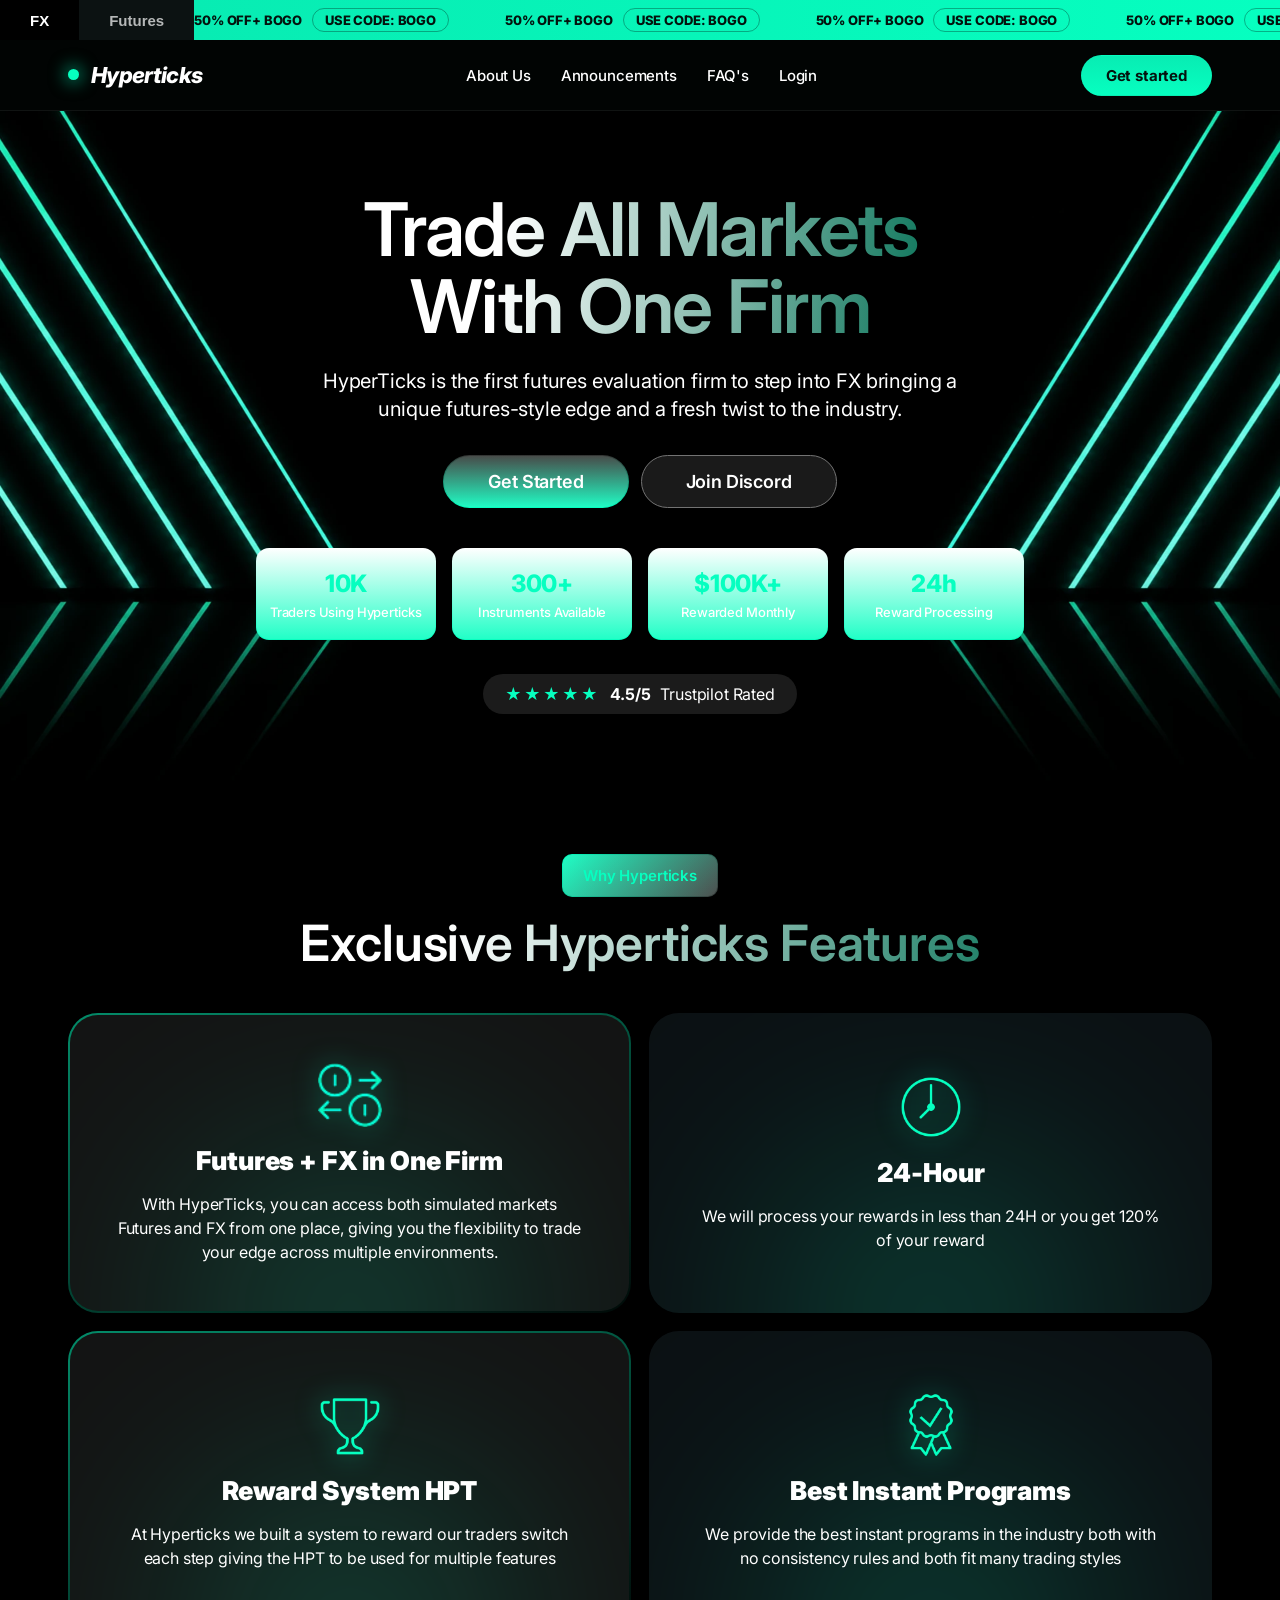
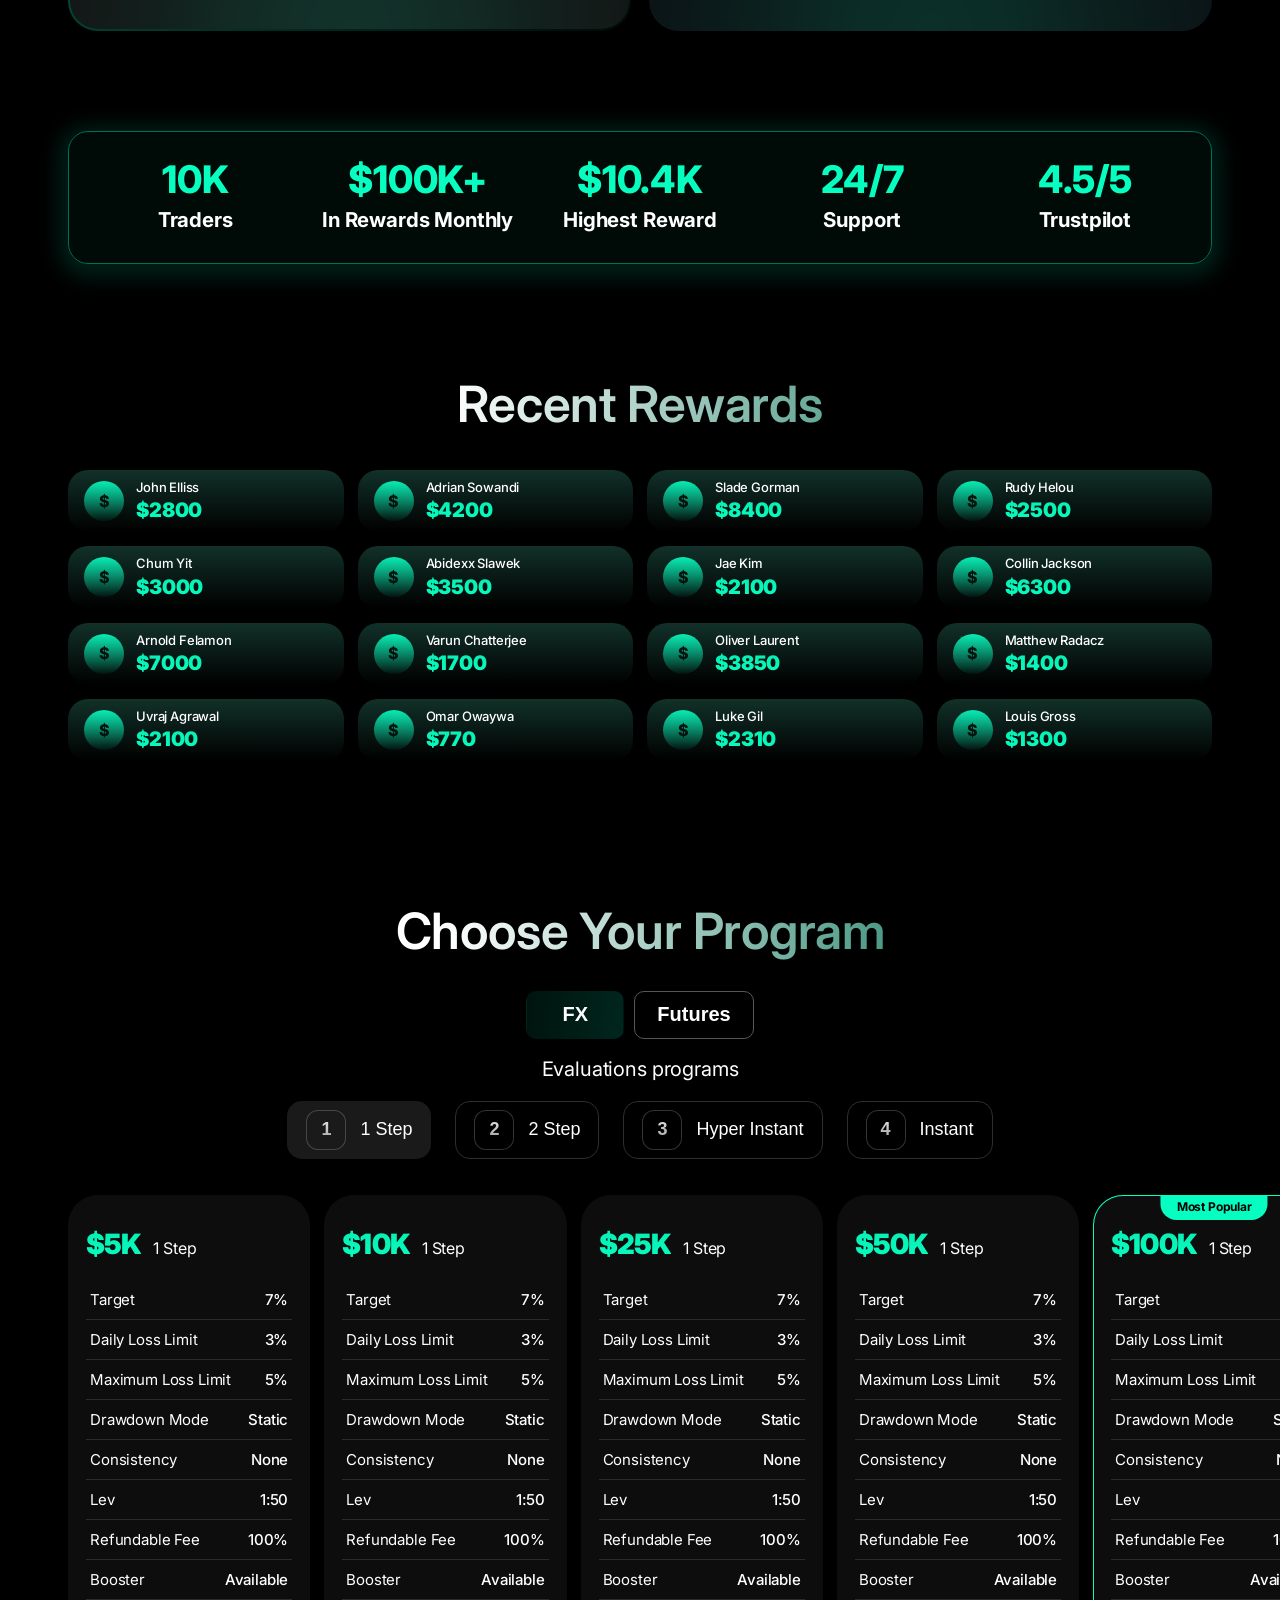
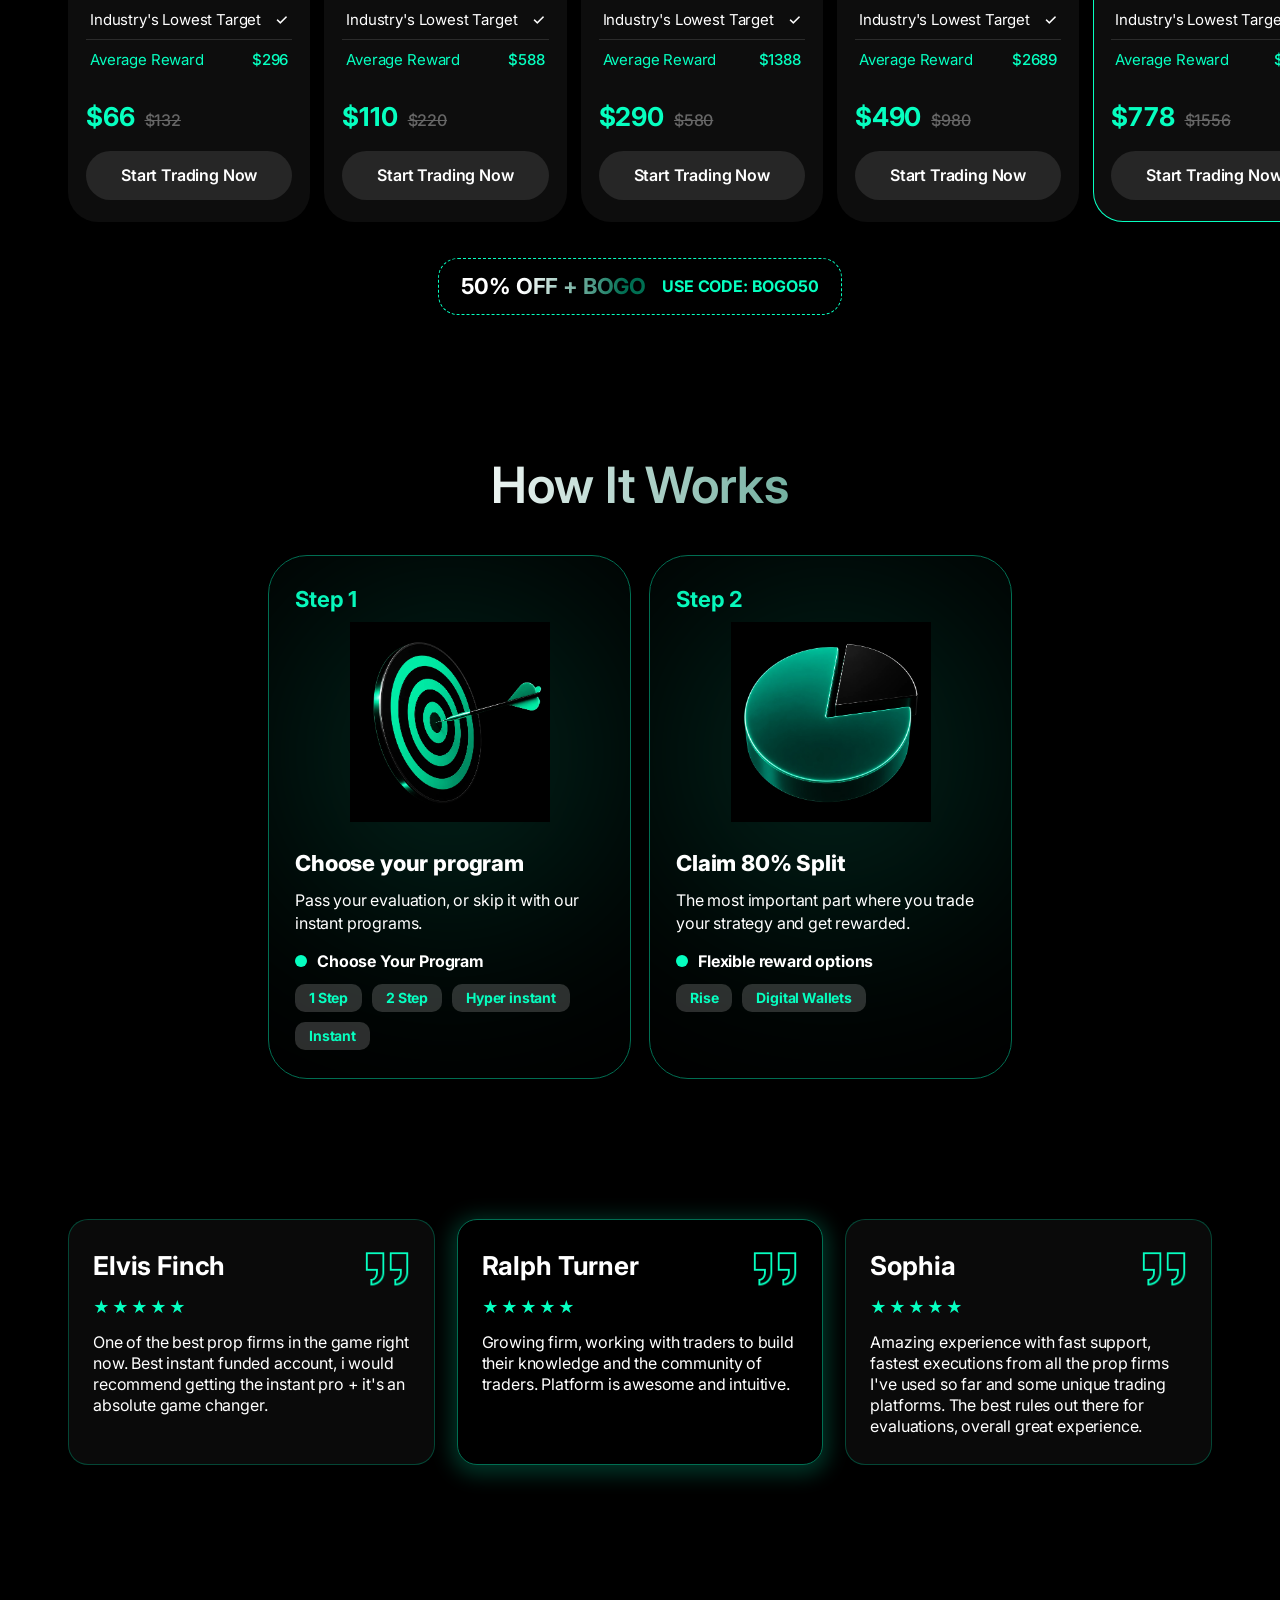
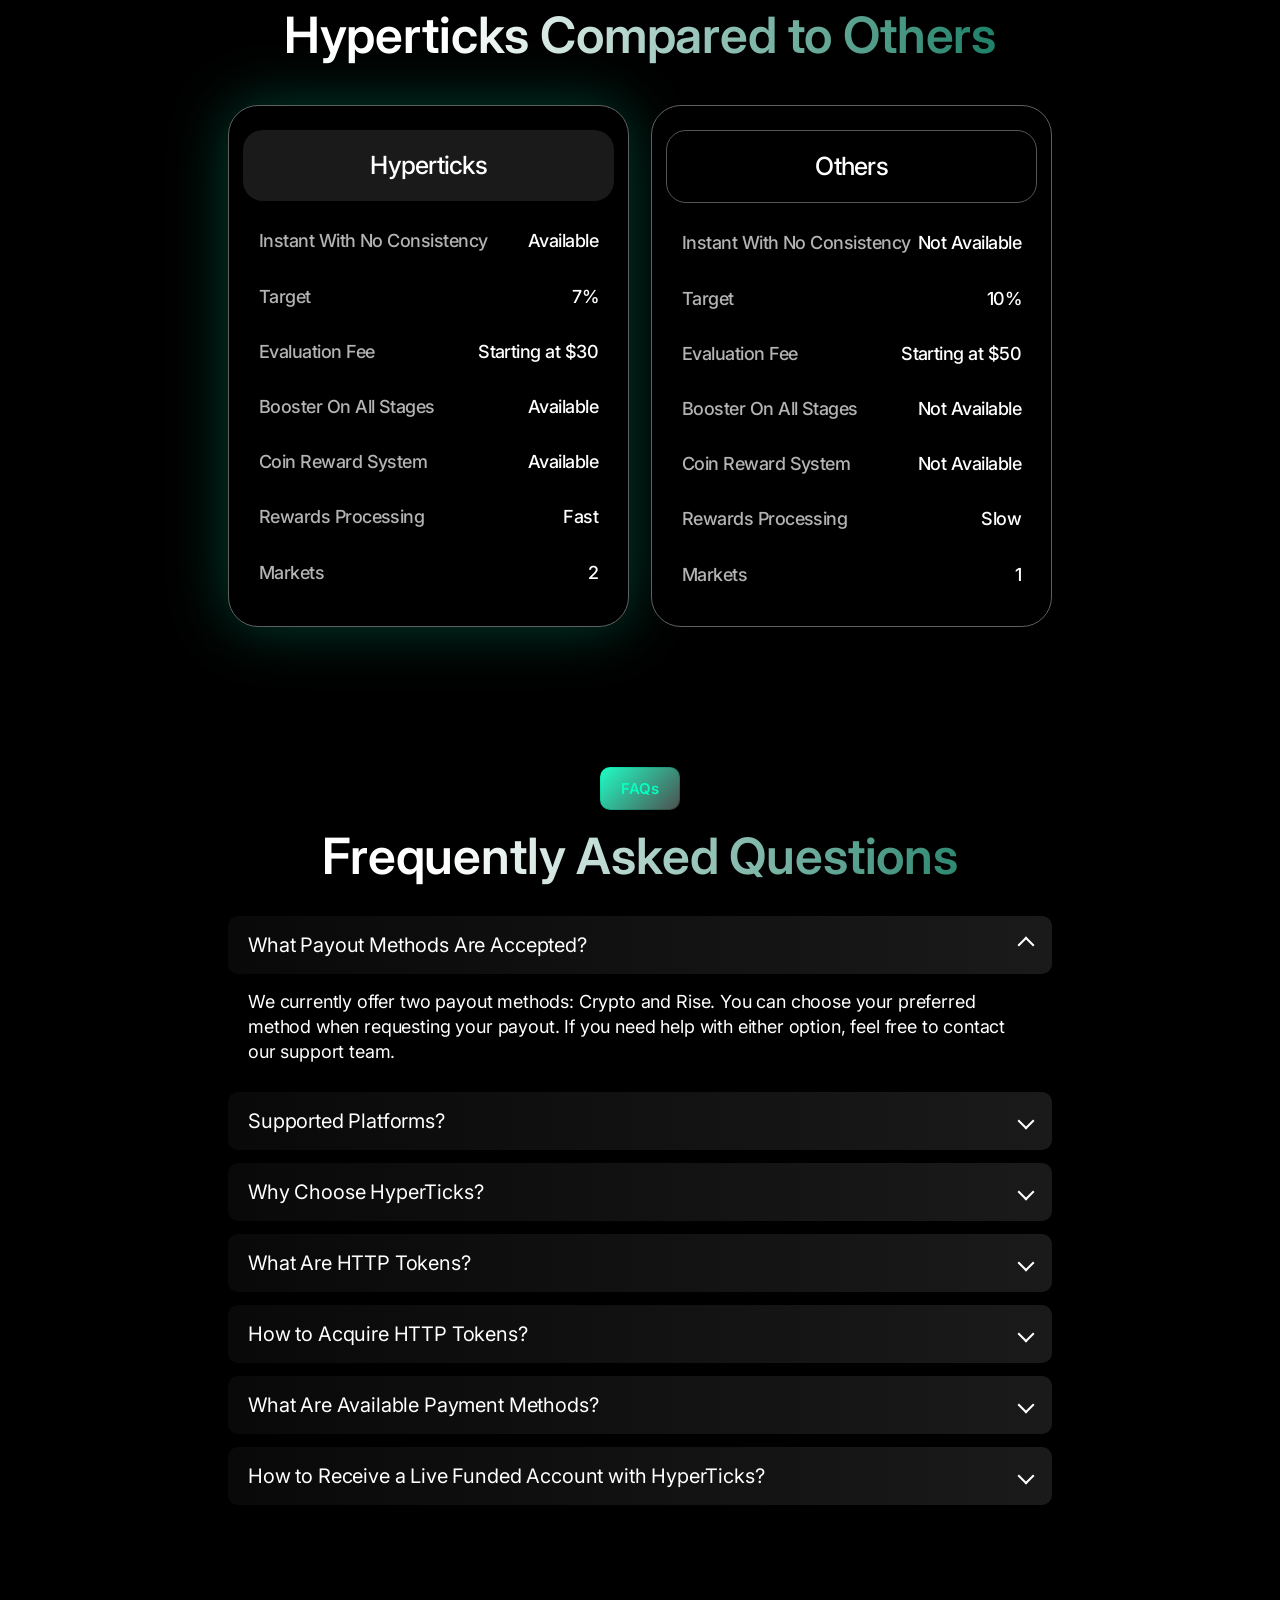
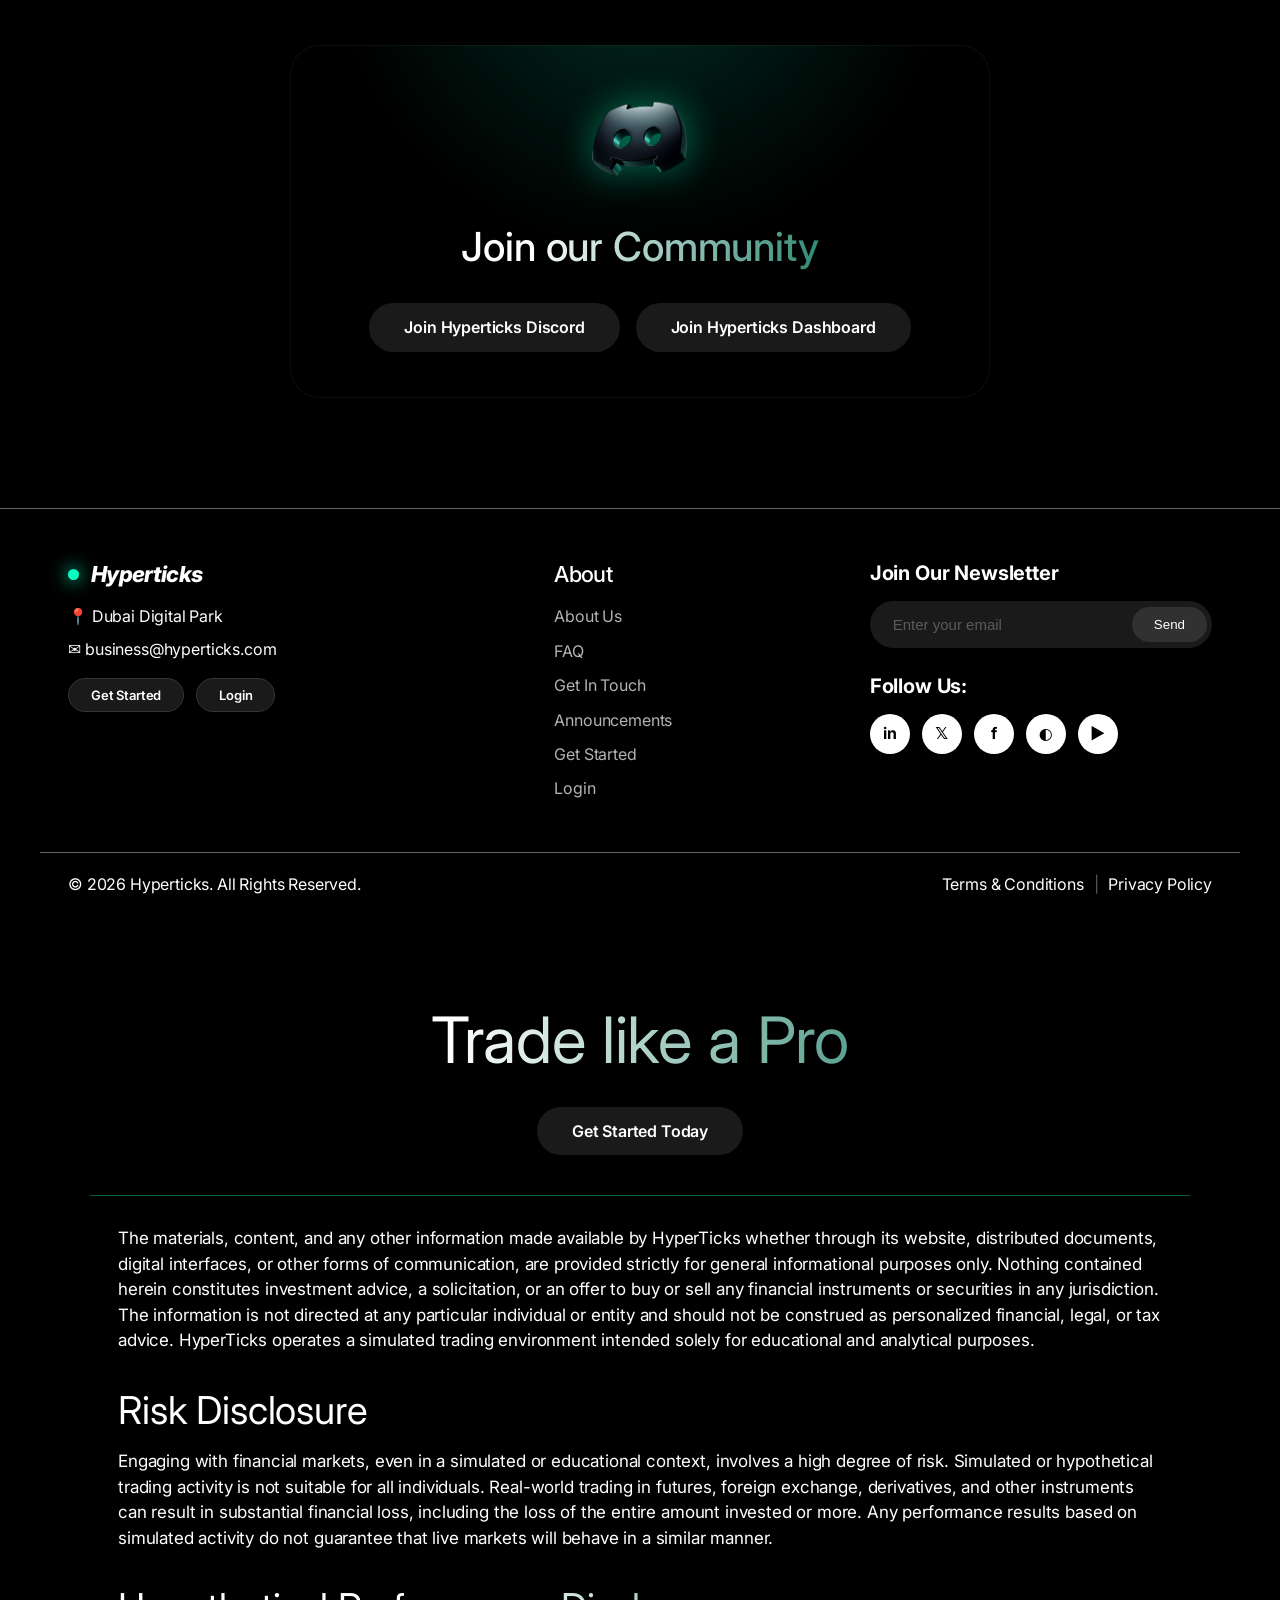
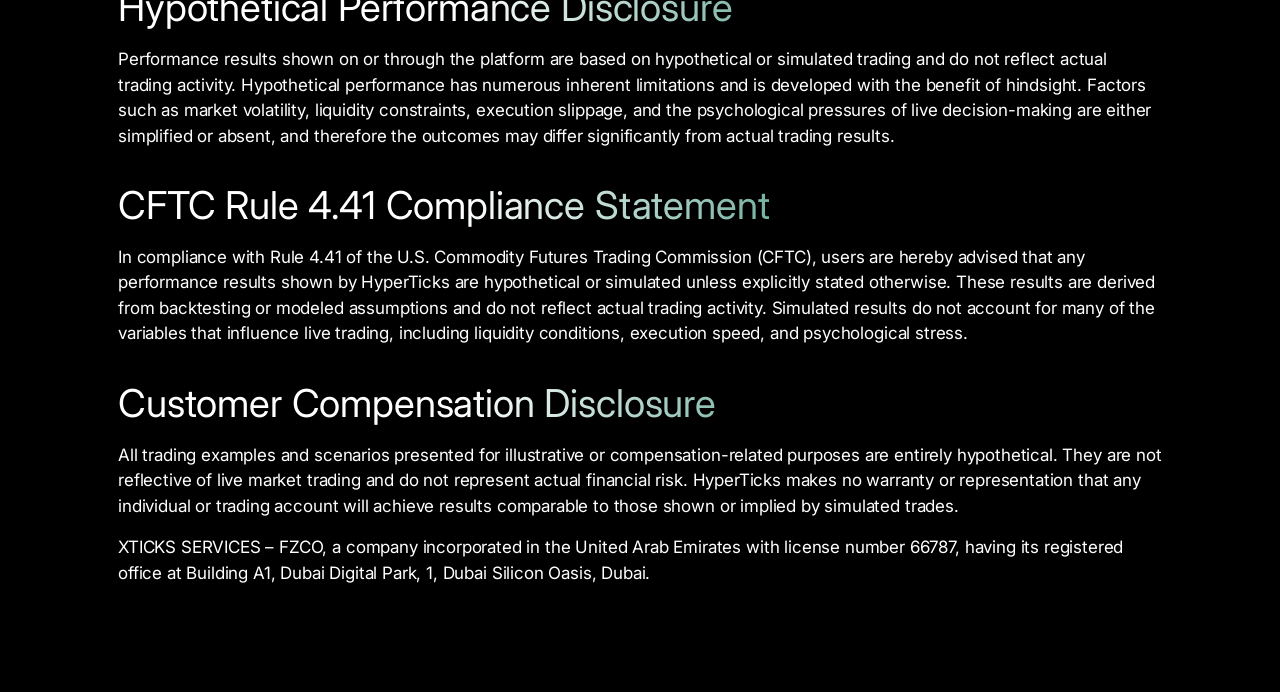
<file: index.html>
<!doctype html>
<html lang="en">
<head>
	<meta charset="utf-8">
	<meta name="viewport" content="width=device-width, initial-scale=1">
	<title>Hyperticks | Futures Prop Trading Made Accessible</title>
	<link rel="preconnect" href="https://fonts.googleapis.com">
	<link rel="preconnect" href="https://fonts.gstatic.com" crossorigin>
	<link href="https://fonts.googleapis.com/css2?family=Inter:wght@400;500;600;700;800;900&display=swap" rel="stylesheet">
	<link rel="stylesheet" href="landing.css">
</head>
<body>

	<!-- Top bar: market tabs + promo ticker -->
	<div class="topbar-row">
		<div class="market-tabs">
			<button type="button" class="is-active">FX</button>
			<button type="button">Futures</button>
		</div>
		<div class="ticker" aria-hidden="true">
			<div class="ticker__track">
				<span>50% OFF+ BOGO <i class="chip">USE CODE: BOGO</i></span>
				<span>50% OFF+ BOGO <i class="chip">USE CODE: BOGO</i></span>
				<span>50% OFF+ BOGO <i class="chip">USE CODE: BOGO</i></span>
				<span>50% OFF+ BOGO <i class="chip">USE CODE: BOGO</i></span>
				<span>50% OFF+ BOGO <i class="chip">USE CODE: BOGO</i></span>
				<span>50% OFF+ BOGO <i class="chip">USE CODE: BOGO</i></span>
				<span>50% OFF+ BOGO <i class="chip">USE CODE: BOGO</i></span>
				<span>50% OFF+ BOGO <i class="chip">USE CODE: BOGO</i></span>
			</div>
		</div>
	</div>

	<!-- Nav -->
	<header class="nav">
		<div class="container nav__inner">
			<a class="brand" href="#top"><span class="brand__dot" aria-hidden="true"></span>Hyperticks</a>
			<nav class="nav__links" aria-label="Primary">
				<a href="#about">About Us</a>
				<a href="#rewards">Announcements</a>
				<a href="#faq">FAQ's</a>
				<a href="dashboard.html">Login</a>
			</nav>
			<a class="btn btn--accent nav__cta" href="marketplace.html">Get started</a>
		</div>
	</header>

	<!-- Hero -->
	<section class="hero" id="top">
		<div class="hero__bg" aria-hidden="true"></div>
		<div class="container hero__inner">
			<h1 class="hero__title gradient-text">Trade All Markets<br>With One Firm</h1>
			<p class="hero__sub">HyperTicks is the first futures evaluation firm to step into FX bringing a unique futures-style edge and a fresh twist to the industry.</p>
			<div class="hero__cta">
				<a class="btn btn--solid" href="marketplace.html">Get Started</a>
				<a class="btn btn--ghost" href="#">Join Discord</a>
			</div>

			<div class="hero__pills">
				<span class="hpill"><b>10K</b><i>Traders Using Hyperticks</i></span>
				<span class="hpill"><b>300+</b><i>Instruments Available</i></span>
				<span class="hpill"><b>$100K+</b><i>Rewarded Monthly</i></span>
				<span class="hpill"><b>24h</b><i>Reward Processing</i></span>
			</div>

			<div class="hero__trust">
				<span class="stars" aria-hidden="true">★★★★★</span>
				<b>4.5/5</b> Trustpilot Rated
			</div>
		</div>
	</section>

	<!-- Exclusive Hyperticks Features -->
	<section class="section features" id="about">
		<div class="container center">
			<span class="pill-chip">Why Hyperticks</span>
			<h2 class="gradient-text section__title">Exclusive Hyperticks Features</h2>
		</div>
		<div class="container features__grid">
			<article class="feature feature--bordered">
				<img class="feature__icon" src="assets/ic-arrows.png" alt="">
				<h3>Futures + FX in One Firm</h3>
				<p>With HyperTicks, you can access both simulated markets Futures and FX from one place, giving you the flexibility to trade your edge across multiple environments.</p>
			</article>
			<article class="feature">
				<img class="feature__icon" src="assets/ic-clock.png" alt="">
				<h3>24-Hour</h3>
				<p>We will process your rewards in less than 24H or you get 120% of your reward</p>
			</article>
			<article class="feature feature--bordered">
				<img class="feature__icon" src="assets/ic-trophy.png" alt="">
				<h3>Reward System HPT</h3>
				<p>At Hyperticks we built a system to reward our traders switch each step giving the HPT to be used for multiple features</p>
			</article>
			<article class="feature">
				<img class="feature__icon" src="assets/ic-award.png" alt="">
				<h3>Best Instant Programs</h3>
				<p>We provide the best instant programs in the industry both with no consistency rules and both fit many trading styles</p>
			</article>
		</div>
	</section>

	<!-- Stats strip -->
	<section class="section stats-wrap">
		<div class="container">
			<div class="stats">
				<div><strong>10K</strong><span>Traders</span></div>
				<div><strong>$100K+</strong><span>In Rewards Monthly</span></div>
				<div><strong>$10.4K</strong><span>Highest Reward</span></div>
				<div><strong>24/7</strong><span>Support</span></div>
				<div><strong>4.5/5</strong><span>Trustpilot</span></div>
			</div>
		</div>
	</section>

	<!-- Recent Rewards -->
	<section class="section rewards" id="rewards">
		<div class="container">
			<h2 class="gradient-text section__title center">Recent Rewards</h2>
			<div class="rewards__grid">
				<div class="reward"><span class="reward__coin">$</span><div><b>John Elliss</b><span class="reward__amt">$2800</span></div></div>
				<div class="reward"><span class="reward__coin">$</span><div><b>Adrian Sowandi</b><span class="reward__amt">$4200</span></div></div>
				<div class="reward"><span class="reward__coin">$</span><div><b>Slade Gorman</b><span class="reward__amt">$8400</span></div></div>
				<div class="reward"><span class="reward__coin">$</span><div><b>Rudy Helou</b><span class="reward__amt">$2500</span></div></div>
				<div class="reward"><span class="reward__coin">$</span><div><b>Chum Yit</b><span class="reward__amt">$3000</span></div></div>
				<div class="reward"><span class="reward__coin">$</span><div><b>Abidexx Slawek</b><span class="reward__amt">$3500</span></div></div>
				<div class="reward"><span class="reward__coin">$</span><div><b>Jae Kim</b><span class="reward__amt">$2100</span></div></div>
				<div class="reward"><span class="reward__coin">$</span><div><b>Collin Jackson</b><span class="reward__amt">$6300</span></div></div>
				<div class="reward"><span class="reward__coin">$</span><div><b>Arnold Felamon</b><span class="reward__amt">$7000</span></div></div>
				<div class="reward"><span class="reward__coin">$</span><div><b>Varun Chatterjee</b><span class="reward__amt">$1700</span></div></div>
				<div class="reward"><span class="reward__coin">$</span><div><b>Oliver Laurent</b><span class="reward__amt">$3850</span></div></div>
				<div class="reward"><span class="reward__coin">$</span><div><b>Matthew Radacz</b><span class="reward__amt">$1400</span></div></div>
				<div class="reward"><span class="reward__coin">$</span><div><b>Uvraj Agrawal</b><span class="reward__amt">$2100</span></div></div>
				<div class="reward"><span class="reward__coin">$</span><div><b>Omar Owaywa</b><span class="reward__amt">$770</span></div></div>
				<div class="reward"><span class="reward__coin">$</span><div><b>Luke Gil</b><span class="reward__amt">$2310</span></div></div>
				<div class="reward"><span class="reward__coin">$</span><div><b>Louis Gross</b><span class="reward__amt">$1300</span></div></div>
			</div>
		</div>
	</section>

	<!-- Choose Your Program -->
	<section class="section programs" id="programs">
		<div class="container center">
			<h2 class="gradient-text section__title center">Choose Your Program</h2>
			<div class="market-toggle">
				<button type="button" class="is-active">FX</button>
				<button type="button">Futures</button>
			</div>
			<p class="programs__sub">Evaluations programs</p>
			<div class="steps">
				<button type="button" class="step is-active"><span class="step__n">1</span> 1 Step</button>
				<button type="button" class="step"><span class="step__n">2</span> 2 Step</button>
				<button type="button" class="step"><span class="step__n">3</span> Hyper Instant</button>
				<button type="button" class="step"><span class="step__n">4</span> Instant</button>
			</div>
		</div>

		<div class="container pricing">
			<!-- 5K -->
			<article class="price-card">
				<div class="price-card__head"><h3 class="gradient-accent">$5K</h3><span>1 Step</span></div>
				<ul class="price-rows">
					<li><span>Target</span><b>7%</b></li>
					<li><span>Daily Loss Limit</span><b>3%</b></li>
					<li><span>Maximum Loss Limit</span><b>5%</b></li>
					<li><span>Drawdown Mode</span><b>Static</b></li>
					<li><span>Consistency</span><b>None</b></li>
					<li><span>Lev</span><b>1:50</b></li>
					<li><span>Refundable Fee</span><b>100%</b></li>
					<li><span>Booster</span><b>Available</b></li>
					<li><span>Industry's Lowest Target</span><b>✓</b></li>
					<li class="accent"><span>Average Reward</span><b>$296</b></li>
				</ul>
				<div class="price-card__price"><b>$66</b><s>$132</s></div>
				<a class="btn btn--pill" href="checkout.html">Start Trading Now</a>
			</article>
			<!-- 10K -->
			<article class="price-card">
				<div class="price-card__head"><h3 class="gradient-accent">$10K</h3><span>1 Step</span></div>
				<ul class="price-rows">
					<li><span>Target</span><b>7%</b></li>
					<li><span>Daily Loss Limit</span><b>3%</b></li>
					<li><span>Maximum Loss Limit</span><b>5%</b></li>
					<li><span>Drawdown Mode</span><b>Static</b></li>
					<li><span>Consistency</span><b>None</b></li>
					<li><span>Lev</span><b>1:50</b></li>
					<li><span>Refundable Fee</span><b>100%</b></li>
					<li><span>Booster</span><b>Available</b></li>
					<li><span>Industry's Lowest Target</span><b>✓</b></li>
					<li class="accent"><span>Average Reward</span><b>$588</b></li>
				</ul>
				<div class="price-card__price"><b>$110</b><s>$220</s></div>
				<a class="btn btn--pill" href="checkout.html">Start Trading Now</a>
			</article>
			<!-- 25K -->
			<article class="price-card">
				<div class="price-card__head"><h3 class="gradient-accent">$25K</h3><span>1 Step</span></div>
				<ul class="price-rows">
					<li><span>Target</span><b>7%</b></li>
					<li><span>Daily Loss Limit</span><b>3%</b></li>
					<li><span>Maximum Loss Limit</span><b>5%</b></li>
					<li><span>Drawdown Mode</span><b>Static</b></li>
					<li><span>Consistency</span><b>None</b></li>
					<li><span>Lev</span><b>1:50</b></li>
					<li><span>Refundable Fee</span><b>100%</b></li>
					<li><span>Booster</span><b>Available</b></li>
					<li><span>Industry's Lowest Target</span><b>✓</b></li>
					<li class="accent"><span>Average Reward</span><b>$1388</b></li>
				</ul>
				<div class="price-card__price"><b>$290</b><s>$580</s></div>
				<a class="btn btn--pill" href="checkout.html">Start Trading Now</a>
			</article>
			<!-- 50K -->
			<article class="price-card">
				<div class="price-card__head"><h3 class="gradient-accent">$50K</h3><span>1 Step</span></div>
				<ul class="price-rows">
					<li><span>Target</span><b>7%</b></li>
					<li><span>Daily Loss Limit</span><b>3%</b></li>
					<li><span>Maximum Loss Limit</span><b>5%</b></li>
					<li><span>Drawdown Mode</span><b>Static</b></li>
					<li><span>Consistency</span><b>None</b></li>
					<li><span>Lev</span><b>1:50</b></li>
					<li><span>Refundable Fee</span><b>100%</b></li>
					<li><span>Booster</span><b>Available</b></li>
					<li><span>Industry's Lowest Target</span><b>✓</b></li>
					<li class="accent"><span>Average Reward</span><b>$2689</b></li>
				</ul>
				<div class="price-card__price"><b>$490</b><s>$980</s></div>
				<a class="btn btn--pill" href="checkout.html">Start Trading Now</a>
			</article>
			<!-- 100K -->
			<article class="price-card price-card--popular">
				<span class="popular">Most Popular</span>
				<div class="price-card__head"><h3 class="gradient-accent">$100K</h3><span>1 Step</span></div>
				<ul class="price-rows">
					<li><span>Target</span><b>7%</b></li>
					<li><span>Daily Loss Limit</span><b>3%</b></li>
					<li><span>Maximum Loss Limit</span><b>5%</b></li>
					<li><span>Drawdown Mode</span><b>Static</b></li>
					<li><span>Consistency</span><b>None</b></li>
					<li><span>Lev</span><b>1:50</b></li>
					<li><span>Refundable Fee</span><b>100%</b></li>
					<li><span>Booster</span><b>Available</b></li>
					<li><span>Industry's Lowest Target</span><b>✓</b></li>
					<li class="accent"><span>Average Reward</span><b>$6113</b></li>
				</ul>
				<div class="price-card__price"><b>$778</b><s>$1556</s></div>
				<a class="btn btn--pill" href="checkout.html">Start Trading Now</a>
			</article>
		</div>

		<div class="container center">
			<div class="coupon"><strong class="gradient-text">50% OFF + BOGO</strong><span class="coupon__code">USE CODE: <b>BOGO50</b></span></div>
		</div>
	</section>

	<!-- How It Works -->
	<section class="section how">
		<div class="container center">
			<h2 class="gradient-text section__title center">How It Works</h2>
		</div>
		<div class="container how__grid">
			<article class="how-card">
				<p class="how-card__step gradient-accent">Step 1</p>
				<img class="how-card__icon" src="assets/3d-target.webp" alt="">
				<h3>Choose your program</h3>
				<p class="how-card__desc">Pass your evaluation, or skip it with our instant programs.</p>
				<div class="how-card__row"><span class="dot"></span><b>Choose Your Program</b></div>
				<div class="tags"><span>1 Step</span><span>2 Step</span><span>Hyper instant</span><span>Instant</span></div>
			</article>
			<article class="how-card">
				<p class="how-card__step gradient-accent">Step 2</p>
				<img class="how-card__icon" src="assets/3d-pie.webp" alt="">
				<h3>Claim 80% Split</h3>
				<p class="how-card__desc">The most important part where you trade your strategy and get rewarded.</p>
				<div class="how-card__row"><span class="dot"></span><b>Flexible reward options</b></div>
				<div class="tags"><span>Rise</span><span>Digital Wallets</span></div>
			</article>
		</div>
	</section>

	<!-- Testimonials -->
	<section class="section testimonials">
		<div class="container testimonials__grid">
			<article class="tcard">
				<img class="tcard__quote" src="assets/ic-quote.png" alt="">
				<h3>Elvis Finch</h3>
				<div class="stars" aria-hidden="true">★★★★★</div>
				<p>One of the best prop firms in the game right now. Best instant funded account, i would recommend getting the instant pro + it's an absolute game changer.</p>
			</article>
			<article class="tcard tcard--active">
				<img class="tcard__quote" src="assets/ic-quote.png" alt="">
				<h3>Ralph Turner</h3>
				<div class="stars" aria-hidden="true">★★★★★</div>
				<p>Growing firm, working with traders to build their knowledge and the community of traders. Platform is awesome and intuitive.</p>
			</article>
			<article class="tcard">
				<img class="tcard__quote" src="assets/ic-quote.png" alt="">
				<h3>Sophia</h3>
				<div class="stars" aria-hidden="true">★★★★★</div>
				<p>Amazing experience with fast support, fastest executions from all the prop firms I've used so far and some unique trading platforms. The best rules out there for evaluations, overall great experience.</p>
			</article>
		</div>
	</section>

	<!-- Comparison -->
	<section class="section compare" id="compare">
		<div class="container center">
			<h2 class="gradient-text section__title center">Hyperticks Compared to Others</h2>
		</div>
		<div class="container compare__grid">
			<div class="compare-card compare-card--us">
				<div class="compare-card__head">Hyperticks</div>
				<div class="crow"><span>Instant With No Consistency</span><b>Available</b></div>
				<div class="crow"><span>Target</span><b>7%</b></div>
				<div class="crow"><span>Evaluation Fee</span><b>Starting at $30</b></div>
				<div class="crow"><span>Booster On All Stages</span><b>Available</b></div>
				<div class="crow"><span>Coin Reward System</span><b>Available</b></div>
				<div class="crow"><span>Rewards Processing</span><b>Fast</b></div>
				<div class="crow"><span>Markets</span><b>2</b></div>
			</div>
			<div class="compare-card">
				<div class="compare-card__head">Others</div>
				<div class="crow"><span>Instant With No Consistency</span><b>Not Available</b></div>
				<div class="crow"><span>Target</span><b>10%</b></div>
				<div class="crow"><span>Evaluation Fee</span><b>Starting at $50</b></div>
				<div class="crow"><span>Booster On All Stages</span><b>Not Available</b></div>
				<div class="crow"><span>Coin Reward System</span><b>Not Available</b></div>
				<div class="crow"><span>Rewards Processing</span><b>Slow</b></div>
				<div class="crow"><span>Markets</span><b>1</b></div>
			</div>
		</div>
	</section>

	<!-- FAQ -->
	<section class="section faq" id="faq">
		<div class="container center">
			<span class="pill-chip">FAQs</span>
			<h2 class="gradient-text section__title center">Frequently Asked Questions</h2>
		</div>
		<div class="container faq__list">
			<details open>
				<summary>What Payout Methods Are Accepted?<span class="chev" aria-hidden="true"></span></summary>
				<p>We currently offer two payout methods: Crypto and Rise. You can choose your preferred method when requesting your payout. If you need help with either option, feel free to contact our support team.</p>
			</details>
			<details>
				<summary>Supported Platforms?<span class="chev" aria-hidden="true"></span></summary>
				<p>We support powerful professional platforms including ATAS, Quantower, NinjaTrader, and DeepMap so you can trade your edge across multiple environments.</p>
			</details>
			<details>
				<summary>Why Choose HyperTicks?<span class="chev" aria-hidden="true"></span></summary>
				<p>Futures and FX in one firm, the industry's lowest target, boosters on all stages, a coin reward system, and reward processing in under 24 hours.</p>
			</details>
			<details>
				<summary>What Are HTTP Tokens?<span class="chev" aria-hidden="true"></span></summary>
				<p>HTTP tokens power the Hyperticks reward system — earn and redeem them for perks, boosters, and discounts as you trade.</p>
			</details>
			<details>
				<summary>How to Acquire HTTP Tokens?<span class="chev" aria-hidden="true"></span></summary>
				<p>Earn tokens by completing tasks and milestones, purchase them at checkout, or receive them as part of your reward payouts.</p>
			</details>
			<details>
				<summary>What Are Available Payment Methods?<span class="chev" aria-hidden="true"></span></summary>
				<p>You can pay with crypto (BTC, ETH and more) or with major credit and debit cards at checkout.</p>
			</details>
			<details>
				<summary>How to Receive a Live Funded Account with HyperTicks?<span class="chev" aria-hidden="true"></span></summary>
				<p>Pass your evaluation or choose an instant program, meet the objectives, and request your funded account from your dashboard.</p>
			</details>
		</div>
	</section>

	<!-- Discord -->
	<section class="section community" id="discord">
		<div class="container">
			<div class="discord-card">
				<img class="discord-orb" src="assets/3d-discord.png" alt="">

				<h2 class="gradient-text">Join our Community</h2>
				<a class="btn btn--pill discord-cta" href="#">Join Hyperticks Discord</a>
				<a class="btn btn--pill discord-cta" href="dashboard.html">Join Hyperticks Dashboard</a>
			</div>
		</div>
	</section>

	<!-- Footer -->
	<footer class="footer">
		<div class="container footer__grid">
			<div class="footer__brand">
				<a class="brand" href="#top"><span class="brand__dot" aria-hidden="true"></span>Hyperticks</a>
				<p>📍 Dubai Digital Park</p>
				<p>✉ business@hyperticks.com</p>
				<div class="footer__actions">
					<a class="btn btn--mini" href="marketplace.html">Get Started</a>
					<a class="btn btn--mini" href="dashboard.html">Login</a>
				</div>
			</div>
			<div class="footer__col">
				<h3>About</h3>
				<a href="#about">About Us</a>
				<a href="#faq">FAQ</a>
				<a href="#discord">Get In Touch</a>
				<a href="#rewards">Announcements</a>
				<a href="marketplace.html">Get Started</a>
				<a href="dashboard.html">Login</a>
			</div>
			<div class="footer__news">
				<h3>Join Our Newsletter</h3>
				<form class="newsletter" onsubmit="return false">
					<input type="email" placeholder="Enter your email" aria-label="Email">
					<button type="submit">Send</button>
				</form>
				<h3 class="follow">Follow Us:</h3>
				<div class="socials" aria-hidden="true"><span>in</span><span>𝕏</span><span>f</span><span>◐</span><span>▶</span></div>
			</div>
		</div>
		<div class="container footer__bar">
			<span>© 2026 Hyperticks. All Rights Reserved.</span>
			<span class="footer__legal-links"><a href="#">Terms &amp; Conditions</a> <i>|</i> <a href="#">Privacy Policy</a></span>
		</div>
	</footer>

	<!-- Trade like a Pro / Legal -->
	<section class="legal">
		<div class="container center">
			<h2 class="gradient-text legal__title">Trade like a Pro</h2>
			<a class="btn btn--pill" href="marketplace.html">Get Started Today</a>
		</div>
		<div class="container legal__body">
			<p>The materials, content, and any other information made available by HyperTicks whether through its website, distributed documents, digital interfaces, or other forms of communication, are provided strictly for general informational purposes only. Nothing contained herein constitutes investment advice, a solicitation, or an offer to buy or sell any financial instruments or securities in any jurisdiction. The information is not directed at any particular individual or entity and should not be construed as personalized financial, legal, or tax advice. HyperTicks operates a simulated trading environment intended solely for educational and analytical purposes.</p>

			<h3 class="gradient-text">Risk Disclosure</h3>
			<p>Engaging with financial markets, even in a simulated or educational context, involves a high degree of risk. Simulated or hypothetical trading activity is not suitable for all individuals. Real-world trading in futures, foreign exchange, derivatives, and other instruments can result in substantial financial loss, including the loss of the entire amount invested or more. Any performance results based on simulated activity do not guarantee that live markets will behave in a similar manner.</p>

			<h3 class="gradient-text">Hypothetical Performance Disclosure</h3>
			<p>Performance results shown on or through the platform are based on hypothetical or simulated trading and do not reflect actual trading activity. Hypothetical performance has numerous inherent limitations and is developed with the benefit of hindsight. Factors such as market volatility, liquidity constraints, execution slippage, and the psychological pressures of live decision-making are either simplified or absent, and therefore the outcomes may differ significantly from actual trading results.</p>

			<h3 class="gradient-text">CFTC Rule 4.41 Compliance Statement</h3>
			<p>In compliance with Rule 4.41 of the U.S. Commodity Futures Trading Commission (CFTC), users are hereby advised that any performance results shown by HyperTicks are hypothetical or simulated unless explicitly stated otherwise. These results are derived from backtesting or modeled assumptions and do not reflect actual trading activity. Simulated results do not account for many of the variables that influence live trading, including liquidity conditions, execution speed, and psychological stress.</p>

			<h3 class="gradient-text">Customer Compensation Disclosure</h3>
			<p>All trading examples and scenarios presented for illustrative or compensation-related purposes are entirely hypothetical. They are not reflective of live market trading and do not represent actual financial risk. HyperTicks makes no warranty or representation that any individual or trading account will achieve results comparable to those shown or implied by simulated trades.</p>

			<p class="legal__entity">XTICKS SERVICES – FZCO, a company incorporated in the United Arab Emirates with license number 66787, having its registered office at Building A1, Dubai Digital Park, 1, Dubai Silicon Oasis, Dubai.</p>
		</div>
	</section>

	<script>
		document.querySelectorAll('[data-rotate]').forEach((rot) => {
			const items = rot.querySelectorAll('.rotator__item');
			if (items.length < 2) return;
			let i = 0;
			setInterval(() => {
				items[i].classList.remove('is-active');
				i = (i + 1) % items.length;
				items[i].classList.add('is-active');
			}, 3000);
		});
		document.querySelectorAll('.market-toggle button, .steps .step').forEach((b) => {
			b.addEventListener('click', () => {
				const sibs = b.parentElement.children;
				for (const s of sibs) s.classList.toggle('is-active', s === b);
			});
		});
	</script>
</body>
</html>
</file>
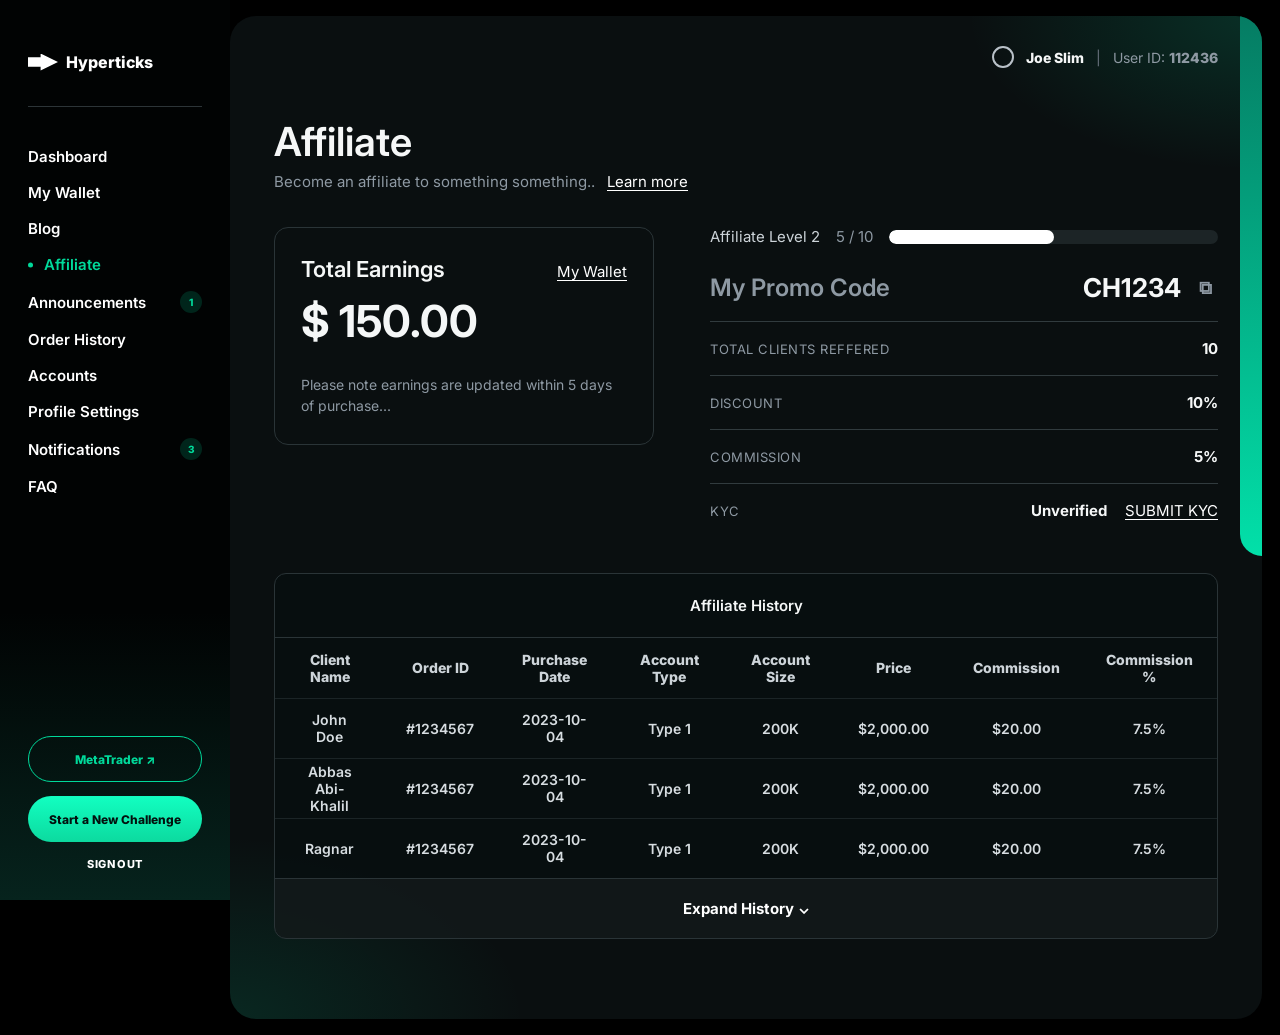
<file: affiliate.html>
<!doctype html>
<html lang="en">
<head>
	<meta charset="utf-8">
	<meta name="viewport" content="width=device-width, initial-scale=1">
	<title>Hyperticks | Affiliate</title>
	<link rel="preconnect" href="https://fonts.googleapis.com">
	<link rel="preconnect" href="https://fonts.gstatic.com" crossorigin>
	<link href="https://fonts.googleapis.com/css2?family=Inter:wght@400;500;600;700;800&display=swap" rel="stylesheet">
	<link rel="stylesheet" href="styles.css">
</head>
<body data-page="affiliate">
	<div class="app">
		<aside class="sidebar" aria-label="Primary"></aside>
		<div class="content">
			<section class="shell">
				<header class="topbar"></header>
				<main class="page">
					<h1>Affiliate</h1>
					<p class="subtitle">Become an affiliate to something something.. &nbsp; <a class="link-underline" href="#">Learn more</a></p>

					<div class="aff-grid">
						<article class="earnings-card">
							<div class="top"><h2>Total Earnings</h2><a class="link-underline" href="wallet.html">My Wallet</a></div>
							<strong class="big">$ 150.00</strong>
							<p class="note">Please note earnings are updated within 5 days of purchase...</p>
						</article>

						<div class="aff-detail">
							<div class="level">
								<span>Affiliate Level 2</span>
								<span class="muted" style="color:var(--muted)">5 / 10</span>
								<div class="track"><i></i></div>
							</div>
							<div class="promo-head">
								<h3>My Promo Code</h3>
								<div class="code">CH1234 <button class="copy" type="button" data-copy="CH1234" aria-label="Copy promo code">⧉</button></div>
							</div>
							<div class="line"><span>Total Clients Reffered</span><b>10</b></div>
							<div class="line"><span>Discount</span><b>10%</b></div>
							<div class="line"><span>Commission</span><b>5%</b></div>
							<div class="line"><span>KYC</span><div class="with-action"><b>Unverified</b><a class="link-underline" href="profile.html">SUBMIT KYC</a></div></div>
						</div>
					</div>

					<section class="card table-card">
						<div class="table-title">Affiliate History</div>
						<div class="table-wrap">
							<table class="data">
								<thead><tr><th>Client Name</th><th>Order ID</th><th>Purchase Date</th><th>Account Type</th><th>Account Size</th><th>Price</th><th>Commission</th><th>Commission %</th></tr></thead>
								<tbody>
									<tr><td>John Doe</td><td>#1234567</td><td>2023-10-04</td><td>Type 1</td><td>200K</td><td>$2,000.00</td><td>$20.00</td><td>7.5%</td></tr>
									<tr><td>Abbas Abi-Khalil</td><td>#1234567</td><td>2023-10-04</td><td>Type 1</td><td>200K</td><td>$2,000.00</td><td>$20.00</td><td>7.5%</td></tr>
									<tr><td>Ragnar</td><td>#1234567</td><td>2023-10-04</td><td>Type 1</td><td>200K</td><td>$2,000.00</td><td>$20.00</td><td>7.5%</td></tr>
								</tbody>
							</table>
						</div>
						<button class="expand" type="button">Expand History ⌄</button>
					</section>
				</main>
			</section>
		</div>
	</div>
	<script src="app.js"></script>
</body>
</html>
</file>
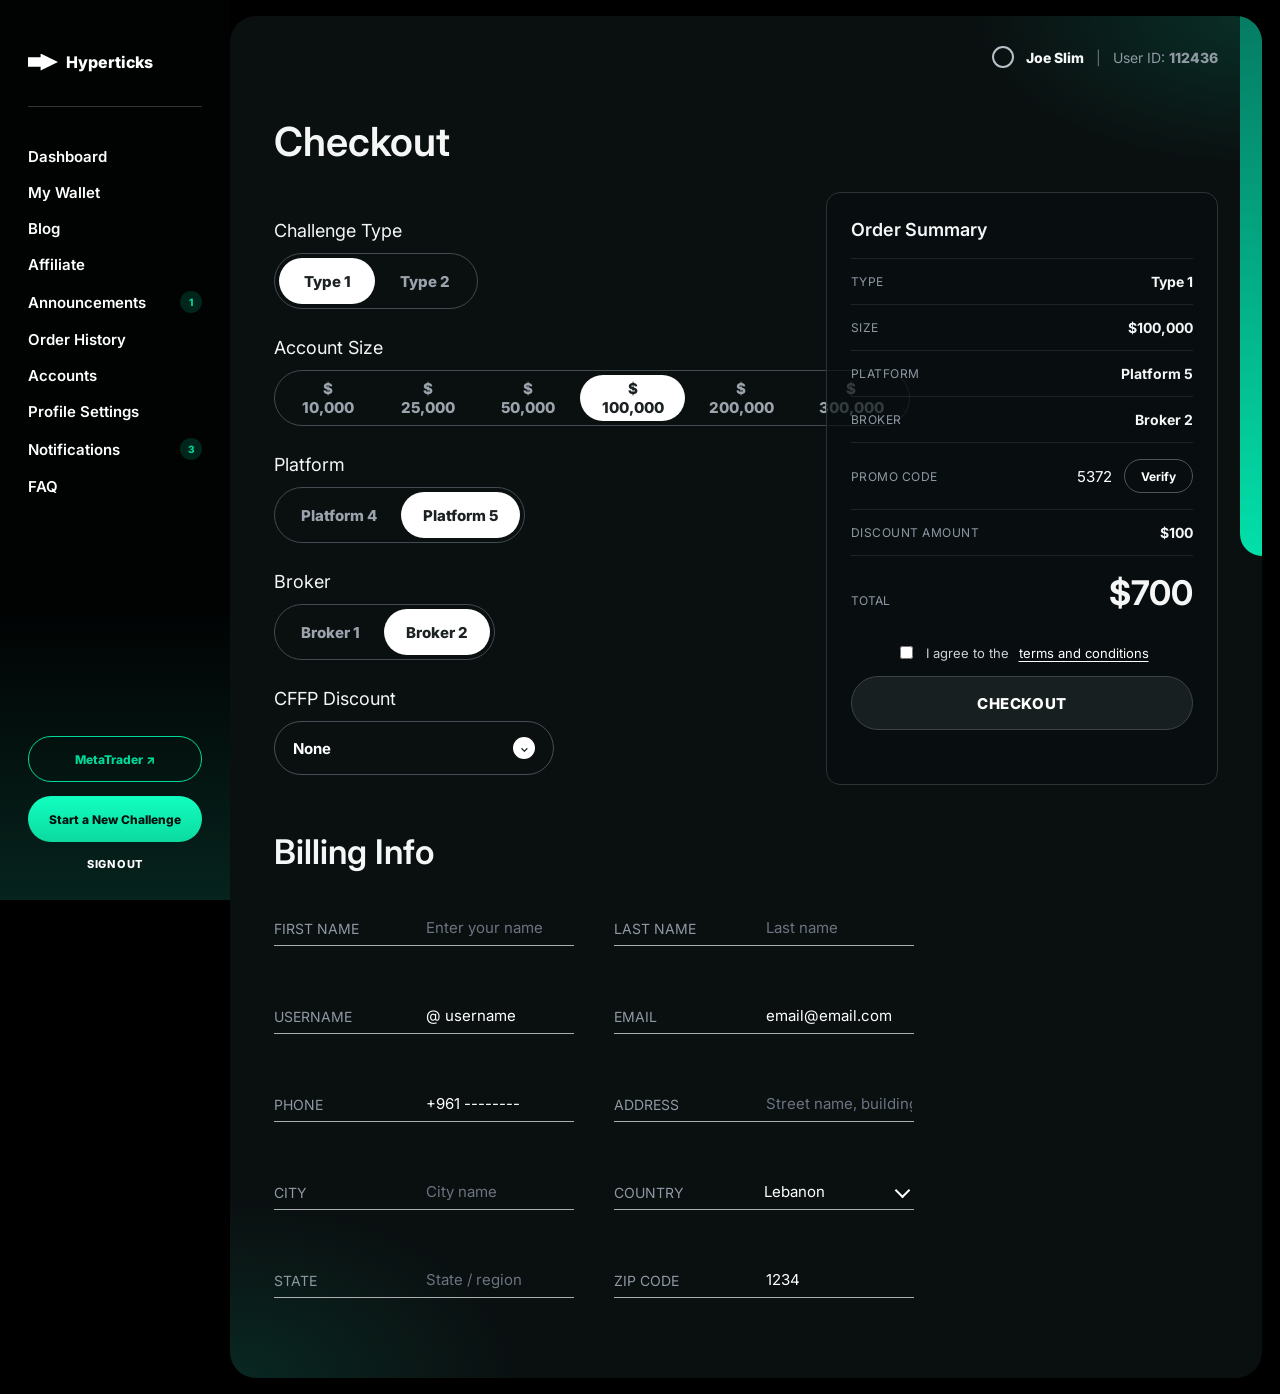
<file: checkout.html>
<!doctype html>
<html lang="en">
<head>
	<meta charset="utf-8">
	<meta name="viewport" content="width=device-width, initial-scale=1">
	<title>Hyperticks | Checkout</title>
	<link rel="preconnect" href="https://fonts.googleapis.com">
	<link rel="preconnect" href="https://fonts.gstatic.com" crossorigin>
	<link href="https://fonts.googleapis.com/css2?family=Inter:wght@400;500;600;700;800&display=swap" rel="stylesheet">
	<link rel="stylesheet" href="styles.css">
</head>
<body data-page="marketplace">
	<div class="app">
		<aside class="sidebar" aria-label="Primary"></aside>
		<div class="content">
			<section class="shell">
				<header class="topbar"></header>
				<main class="page">
					<h1>Checkout</h1>

					<form class="checkout" id="checkoutForm" novalidate>
						<div class="checkout-config">
							<div class="opt-block">
								<label>Challenge Type</label>
								<div class="segmented" role="tablist"><button type="button" class="is-active">Type 1</button><button type="button">Type 2</button></div>
							</div>
							<div class="opt-block">
								<label>Account Size</label>
								<div class="segmented" role="tablist">
									<button type="button">$ 10,000</button>
									<button type="button">$ 25,000</button>
									<button type="button">$ 50,000</button>
									<button type="button" class="is-active">$ 100,000</button>
									<button type="button">$ 200,000</button>
									<button type="button">$ 300,000</button>
								</div>
							</div>
							<div class="opt-block">
								<label>Platform</label>
								<div class="segmented" role="tablist"><button type="button">Platform 4</button><button type="button" class="is-active">Platform 5</button></div>
							</div>
							<div class="opt-block">
								<label>Broker</label>
								<div class="segmented" role="tablist"><button type="button">Broker 1</button><button type="button" class="is-active">Broker 2</button></div>
							</div>
							<div class="opt-block">
								<label>CFFP Discount</label>
								<div class="pill-select" style="min-width:280px">None <span class="chev">⌄</span></div>
							</div>

							<section class="billing">
								<h2>Billing Info</h2>
								<div class="field-grid">
									<div class="field"><label for="firstName">First Name</label><input id="firstName" name="firstName" placeholder="Enter your name"><span class="err" id="firstNameErr"></span></div>
									<div class="field"><label for="lastName">Last Name</label><input id="lastName" name="lastName" placeholder="Last name"></div>
									<div class="field"><label for="cuser">Username</label><input id="cuser" name="username" value="@ username"></div>
									<div class="field"><label for="cemail">Email</label><input id="cemail" name="email" type="email" value="email@email.com"></div>
									<div class="field"><label for="cphone">Phone</label><input id="cphone" name="phone" value="+961 --------"></div>
									<div class="field"><label for="caddr">Address</label><input id="caddr" name="address" placeholder="Street name, building, road...."></div>
									<div class="field"><label for="ccity">City</label><input id="ccity" name="city" placeholder="City name"></div>
									<div class="field select"><label for="ccountry">Country</label><select id="ccountry" name="country"><option>Lebanon</option><option>United Arab Emirates</option><option>United States</option></select></div>
									<div class="field"><label for="cstate">State</label><input id="cstate" name="state" placeholder="State / region"></div>
									<div class="field"><label for="czip">Zip Code</label><input id="czip" name="zip" value="1234"></div>
								</div>
							</section>
						</div>

						<aside class="summary">
							<h2>Order Summary</h2>
							<div class="line"><span>Type</span><b>Type 1</b></div>
							<div class="line"><span>Size</span><b>$100,000</b></div>
							<div class="line"><span>Platform</span><b>Platform 5</b></div>
							<div class="line"><span>Broker</span><b>Broker 2</b></div>
							<div class="promo">
								<span style="color:var(--muted);text-transform:uppercase;font-size:12px;letter-spacing:.04em">Promo Code</span>
								<input id="promo" name="promo" value="5372" aria-label="Promo code">
								<button class="verify" type="button" id="verifyPromo">Verify</button>
							</div>
							<div class="line"><span>Discount Amount</span><b>$100</b></div>
							<div class="total"><span>Total</span><b>$700</b></div>
							<label class="agree"><input type="checkbox" id="agree"> I agree to the <a class="link-underline" href="#">terms and conditions</a></label>
							<button class="btn-checkout" type="submit">CHECKOUT</button>
							<div class="form-err" id="formErr"></div>
						</aside>
					</form>
				</main>
			</section>
		</div>
	</div>
	<script src="app.js"></script>
	<script>
		window.pageInit = function () {
			const form = document.querySelector('#checkoutForm');
			const err = document.querySelector('#formErr');
			const firstName = document.querySelector('#firstName');
			const firstNameErr = document.querySelector('#firstNameErr');
			const agree = document.querySelector('#agree');

			document.querySelector('#verifyPromo').addEventListener('click', () => {
				const code = document.querySelector('#promo').value.trim();
				window.showStatus(err, code ? 'Promo applied' : 'Enter a promo code', Boolean(code));
				err.style.color = code ? '#00d99a' : '#ff5a65';
			});

			form.addEventListener('submit', (event) => {
				event.preventDefault();
				let ok = true;
				if (!firstName.value.trim()) { firstNameErr.textContent = 'Please fill in First Name'; ok = false; }
				else { firstNameErr.textContent = ''; }
				if (!agree.checked) ok = false;
				if (!ok) { err.style.color = '#ff5a65'; err.textContent = 'Error, please fill in the correct fields'; return; }
				err.textContent = '';
				window.location.href = 'complete-order.html';
			});
		};
	</script>
</body>
</html>
</file>
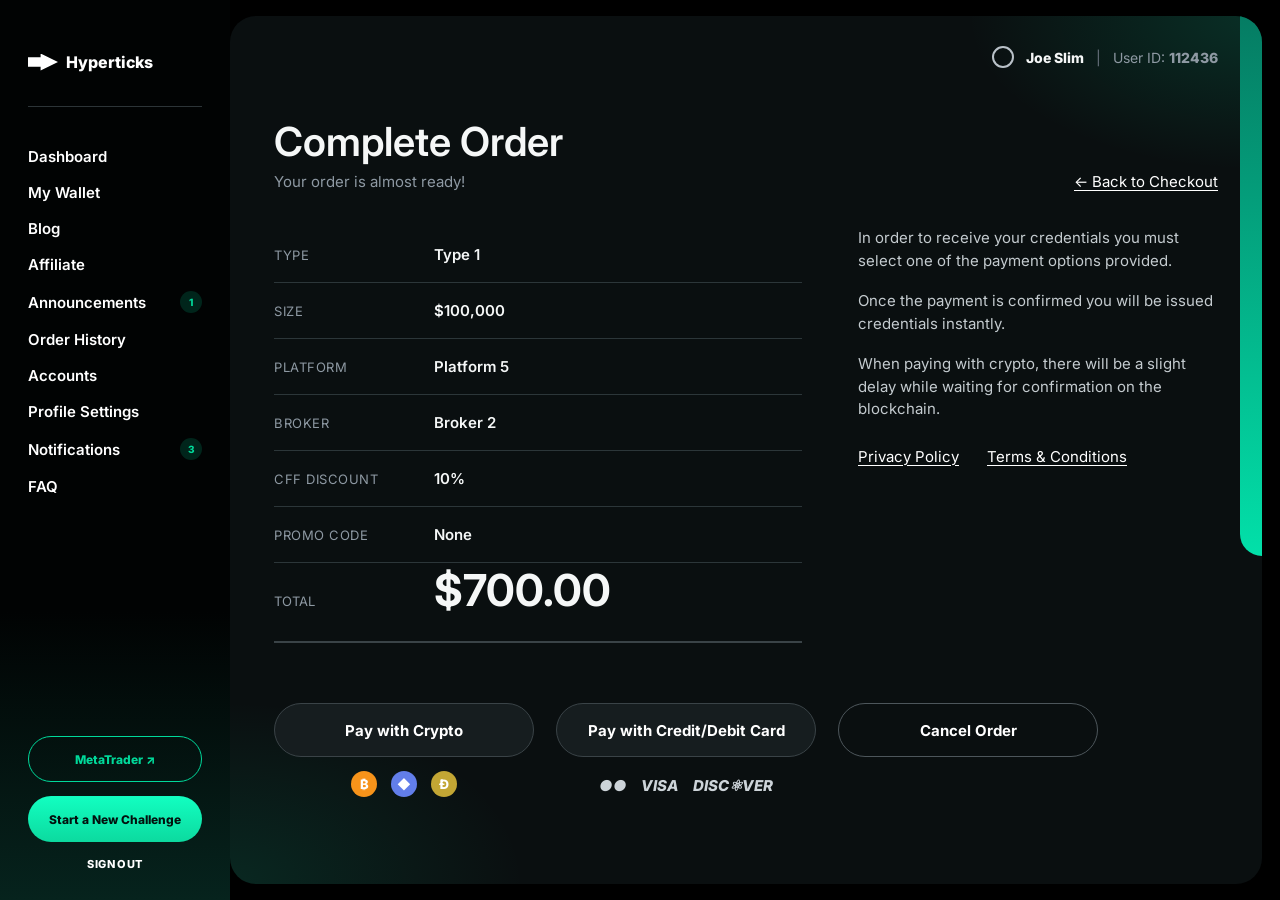
<file: complete-order.html>
<!doctype html>
<html lang="en">
<head>
	<meta charset="utf-8">
	<meta name="viewport" content="width=device-width, initial-scale=1">
	<title>Hyperticks | Complete Order</title>
	<link rel="preconnect" href="https://fonts.googleapis.com">
	<link rel="preconnect" href="https://fonts.gstatic.com" crossorigin>
	<link href="https://fonts.googleapis.com/css2?family=Inter:wght@400;500;600;700;800&display=swap" rel="stylesheet">
	<link rel="stylesheet" href="styles.css">
</head>
<body data-page="marketplace">
	<div class="app">
		<aside class="sidebar" aria-label="Primary"></aside>
		<div class="content">
			<section class="shell">
				<header class="topbar"></header>
				<main class="page">
					<div class="page-head">
						<div>
							<h1>Complete Order</h1>
							<p class="subtitle">Your order is almost ready!</p>
						</div>
						<a class="link-underline" href="checkout.html">← Back to Checkout</a>
					</div>

					<div class="order">
						<div class="order-table">
							<div class="line"><span>Type</span><b>Type 1</b></div>
							<div class="line"><span>Size</span><b>$100,000</b></div>
							<div class="line"><span>Platform</span><b>Platform 5</b></div>
							<div class="line"><span>Broker</span><b>Broker 2</b></div>
							<div class="line"><span>CFF Discount</span><b>10%</b></div>
							<div class="line"><span>Promo Code</span><b>None</b></div>
							<div class="total"><span>Total</span><b>$700.00</b></div>
						</div>
						<div class="order-note">
							<p>In order to receive your credentials you must select one of the payment options provided.</p>
							<p>Once the payment is confirmed you will be issued credentials instantly.</p>
							<p>When paying with crypto, there will be a slight delay while waiting for confirmation on the blockchain.</p>
							<div class="links"><a class="link-underline" href="#">Privacy Policy</a><a class="link-underline" href="#">Terms &amp; Conditions</a></div>
						</div>
					</div>

					<div class="pay-row">
						<div class="pay-col">
							<button class="pay-btn" type="button">Pay with Crypto</button>
							<div class="pay-icons"><span class="coin btc">₿</span><span class="coin eth">◆</span><span class="coin doge">Ð</span></div>
						</div>
						<div class="pay-col">
							<button class="pay-btn" type="button">Pay with Credit/Debit Card</button>
							<div class="pay-icons"><span class="brandmark">●●</span><span class="brandmark">VISA</span><span class="brandmark">DISC&#9883;VER</span></div>
						</div>
						<div class="pay-col">
							<button class="pay-btn ghost" type="button" data-go="checkout.html">Cancel Order</button>
						</div>
					</div>
				</main>
			</section>
		</div>
	</div>
	<script src="app.js"></script>
</body>
</html>
</file>
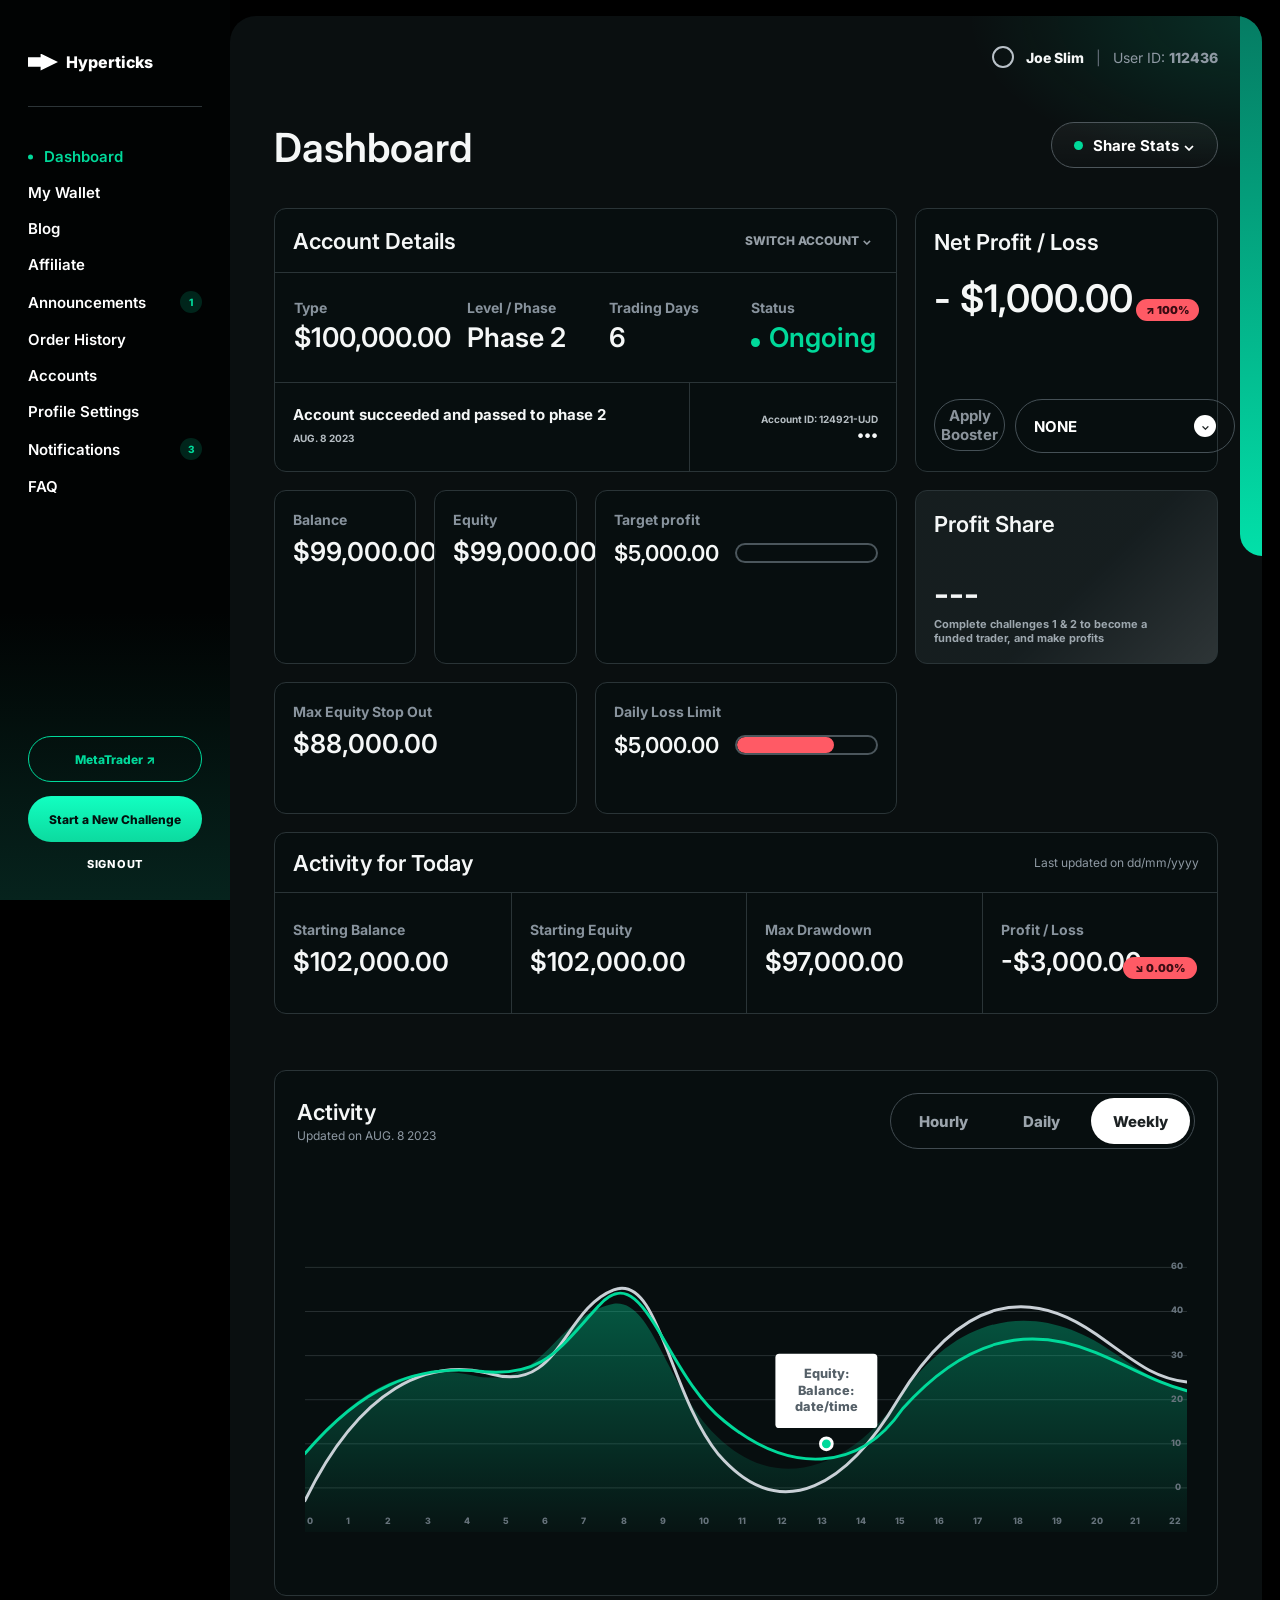
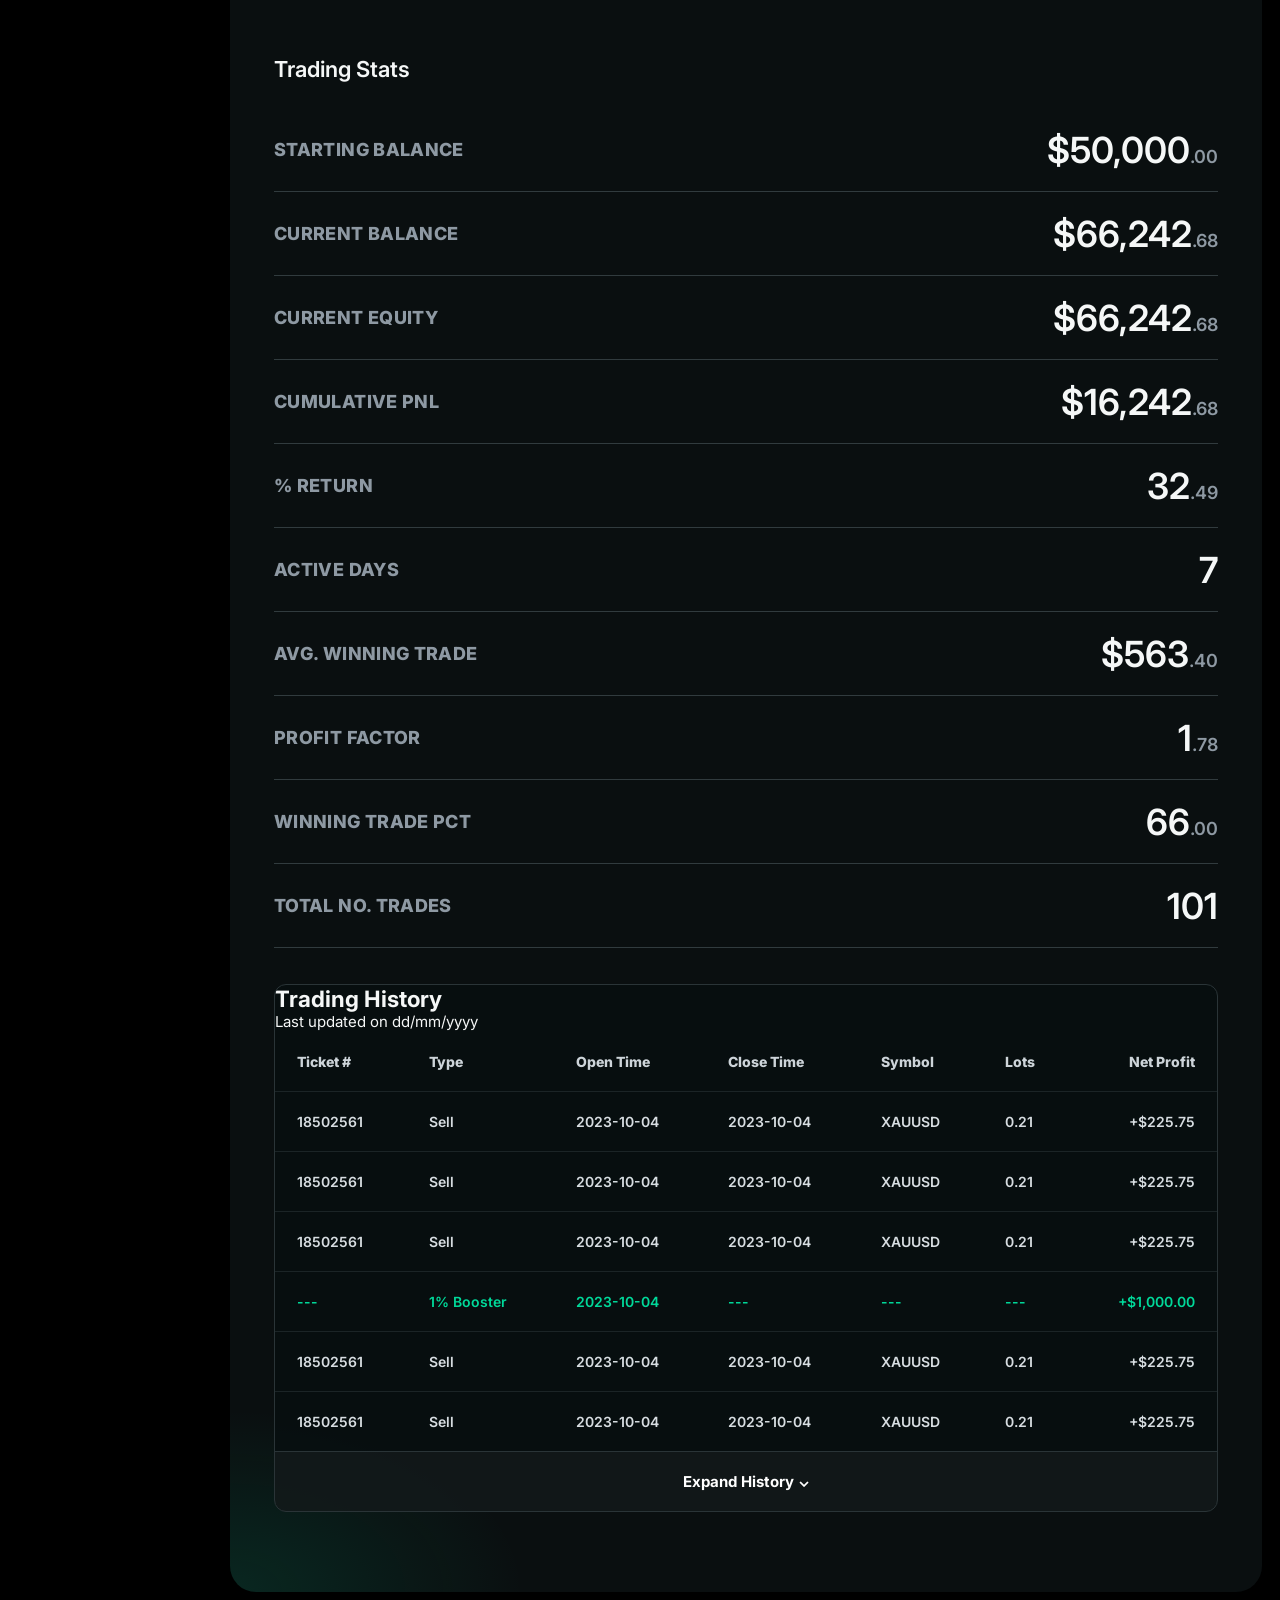
<file: dashboard.html>
<!doctype html>
<html lang="en">
<head>
	<meta charset="utf-8">
	<meta name="viewport" content="width=device-width, initial-scale=1">
	<title>Hyperticks | Dashboard</title>
	<link rel="preconnect" href="https://fonts.googleapis.com">
	<link rel="preconnect" href="https://fonts.gstatic.com" crossorigin>
	<link href="https://fonts.googleapis.com/css2?family=Inter:wght@400;500;600;700;800&display=swap" rel="stylesheet">
	<link rel="stylesheet" href="styles.css">
</head>
<body data-page="dashboard">
	<div class="app">
		<aside class="sidebar" aria-label="Primary"></aside>
		<div class="content">
			<section class="shell">
				<header class="topbar"></header>
				<main class="page">
					<div class="page-head">
						<h1>Dashboard</h1>
						<button class="share-btn" type="button"><span class="dot"></span>Share Stats ⌄</button>
					</div>

					<section class="dash-grid">
						<article class="card account">
							<div class="card-head"><h2>Account Details</h2><button type="button">SWITCH ACCOUNT ⌄</button></div>
							<div class="metrics">
								<div><span>Type</span><strong>$100,000.00</strong></div>
								<div><span>Level / Phase</span><strong>Phase 2</strong></div>
								<div><span>Trading Days</span><strong>6</strong></div>
								<div><span>Status</span><strong class="ok">Ongoing</strong></div>
							</div>
							<div class="foot">
								<div><b>Account succeeded and passed to phase 2</b><span>AUG. 8 2023</span></div>
								<div><span>Account ID: 124921-UJD</span><b>•••</b></div>
							</div>
						</article>

						<article class="card npl">
							<h2>Net Profit / Loss</h2>
							<strong class="big">- $1,000.00</strong>
							<span class="tag-red">↗ 100%</span>
							<div class="npl-actions">
								<button type="button">Apply Booster</button>
								<div class="pill-select">NONE <span class="chev">⌄</span></div>
							</div>
						</article>

						<article class="card mini"><span>Balance</span><strong>$99,000.00</strong></article>
						<article class="card mini"><span>Equity</span><strong>$99,000.00</strong></article>
						<article class="card mini wide"><span>Target profit</span><div class="bar"><strong>$5,000.00</strong><i></i></div></article>

						<article class="card share-card">
							<h2>Profit Share</h2>
							<strong class="big">---</strong>
							<p>Complete challenges 1 &amp; 2 to become a funded trader, and make profits</p>
						</article>

						<article class="card mini wide"><span>Max Equity Stop Out</span><strong>$88,000.00</strong></article>
						<article class="card mini wide"><span>Daily Loss Limit</span><div class="bar danger"><strong>$5,000.00</strong><i></i></div></article>
					</section>

					<section class="card today">
						<div class="card-head"><h2>Activity for Today</h2><span>Last updated on dd/mm/yyyy</span></div>
						<div class="today-grid">
							<div><span>Starting Balance</span><strong>$102,000.00</strong></div>
							<div><span>Starting Equity</span><strong>$102,000.00</strong></div>
							<div><span>Max Drawdown</span><strong>$97,000.00</strong></div>
							<div><span>Profit / Loss</span><strong>-$3,000.00</strong><em>↘ 0.00%</em></div>
						</div>
					</section>

					<section class="card activity">
						<div class="activity-head">
							<div><h2>Activity</h2><span>Updated on AUG. 8 2023</span></div>
							<div class="segmented" role="tablist">
								<button type="button">Hourly</button>
								<button type="button">Daily</button>
								<button type="button" class="is-active">Weekly</button>
							</div>
						</div>
						<div class="chart">
							<svg viewBox="0 0 900 300" role="img" aria-label="Equity and balance over time">
								<defs><linearGradient id="areaFill" x1="0" x2="0" y1="0" y2="1">
									<stop offset="0" stop-color="#00d89a" stop-opacity=".36"/>
									<stop offset="1" stop-color="#00d89a" stop-opacity=".03"/>
								</linearGradient></defs>
								<g class="gridlines"><path d="M0 30H900M0 75H900M0 120H900M0 165H900M0 210H900M0 255H900"/></g>
								<path class="area" d="M0 220 C60 145 115 128 170 140 C245 157 252 80 315 67 C355 62 367 150 420 202 C486 267 560 228 605 165 C675 64 760 69 828 119 C860 142 881 151 900 154 L900 300 L0 300 Z"/>
								<path class="line gray" d="M0 268 C56 153 126 121 191 139 C260 158 263 73 315 53 C361 35 371 158 422 221 C488 297 556 248 605 165 C671 57 740 51 807 98 C847 126 865 143 900 147"/>
								<path class="line green" d="M0 220 C58 152 113 129 178 136 C244 143 260 112 300 69 C346 17 366 138 428 187 C494 241 565 240 610 174 C672 105 735 87 807 117 C848 134 869 148 900 156"/>
								<g class="axis">
									<text x="2" y="292">0</text><text x="42" y="292">1</text><text x="82" y="292">2</text><text x="122" y="292">3</text><text x="162" y="292">4</text><text x="202" y="292">5</text><text x="242" y="292">6</text><text x="282" y="292">7</text><text x="322" y="292">8</text><text x="362" y="292">9</text><text x="402" y="292">10</text><text x="442" y="292">11</text><text x="482" y="292">12</text><text x="522" y="292">13</text><text x="562" y="292">14</text><text x="602" y="292">15</text><text x="642" y="292">16</text><text x="682" y="292">17</text><text x="722" y="292">18</text><text x="762" y="292">19</text><text x="802" y="292">20</text><text x="842" y="292">21</text><text x="882" y="292">22</text>
									<text x="888" y="257">0</text><text x="884" y="212">10</text><text x="884" y="167">20</text><text x="884" y="122">30</text><text x="884" y="77">40</text><text x="884" y="32">60</text>
								</g>
								<g class="tip">
									<rect x="480" y="118" width="104" height="76" rx="4"/>
									<text x="532" y="143" text-anchor="middle">Equity:</text>
									<text x="532" y="160" text-anchor="middle">Balance:</text>
									<text x="532" y="177" text-anchor="middle">date/time</text>
								</g>
								<circle class="dot" cx="532" cy="210" r="6"/>
							</svg>
						</div>
					</section>

					<section class="section statlist">
						<h2>Trading Stats</h2>
						<div class="row"><span>STARTING BALANCE</span><strong>$50,000<sub>.00</sub></strong></div>
						<div class="row"><span>CURRENT BALANCE</span><strong>$66,242<sub>.68</sub></strong></div>
						<div class="row"><span>CURRENT EQUITY</span><strong>$66,242<sub>.68</sub></strong></div>
						<div class="row"><span>CUMULATIVE PNL</span><strong>$16,242<sub>.68</sub></strong></div>
						<div class="row"><span>% RETURN</span><strong>32<sub>.49</sub></strong></div>
						<div class="row"><span>ACTIVE DAYS</span><strong>7</strong></div>
						<div class="row"><span>AVG. WINNING TRADE</span><strong>$563<sub>.40</sub></strong></div>
						<div class="row"><span>PROFIT FACTOR</span><strong>1<sub>.78</sub></strong></div>
						<div class="row"><span>WINNING TRADE PCT</span><strong>66<sub>.00</sub></strong></div>
						<div class="row"><span>TOTAL NO. TRADES</span><strong>101</strong></div>
					</section>

					<section class="card table-card history-table">
						<div class="card-head"><h2>Trading History</h2><span>Last updated on dd/mm/yyyy</span></div>
						<div class="table-wrap">
							<table class="data">
								<thead><tr><th>Ticket #</th><th>Type</th><th>Open Time</th><th>Close Time</th><th>Symbol</th><th>Lots</th><th>Net Profit</th></tr></thead>
								<tbody>
									<tr><td>18502561</td><td>Sell</td><td>2023-10-04</td><td>2023-10-04</td><td>XAUUSD</td><td>0.21</td><td>+$225.75</td></tr>
									<tr><td>18502561</td><td>Sell</td><td>2023-10-04</td><td>2023-10-04</td><td>XAUUSD</td><td>0.21</td><td>+$225.75</td></tr>
									<tr><td>18502561</td><td>Sell</td><td>2023-10-04</td><td>2023-10-04</td><td>XAUUSD</td><td>0.21</td><td>+$225.75</td></tr>
									<tr class="accent"><td>---</td><td>1% Booster</td><td>2023-10-04</td><td>---</td><td>---</td><td>---</td><td>+$1,000.00</td></tr>
									<tr><td>18502561</td><td>Sell</td><td>2023-10-04</td><td>2023-10-04</td><td>XAUUSD</td><td>0.21</td><td>+$225.75</td></tr>
									<tr><td>18502561</td><td>Sell</td><td>2023-10-04</td><td>2023-10-04</td><td>XAUUSD</td><td>0.21</td><td>+$225.75</td></tr>
								</tbody>
							</table>
						</div>
						<button class="expand" type="button">Expand History ⌄</button>
					</section>
				</main>
			</section>
		</div>
	</div>
	<script src="app.js"></script>
</body>
</html>
</file>
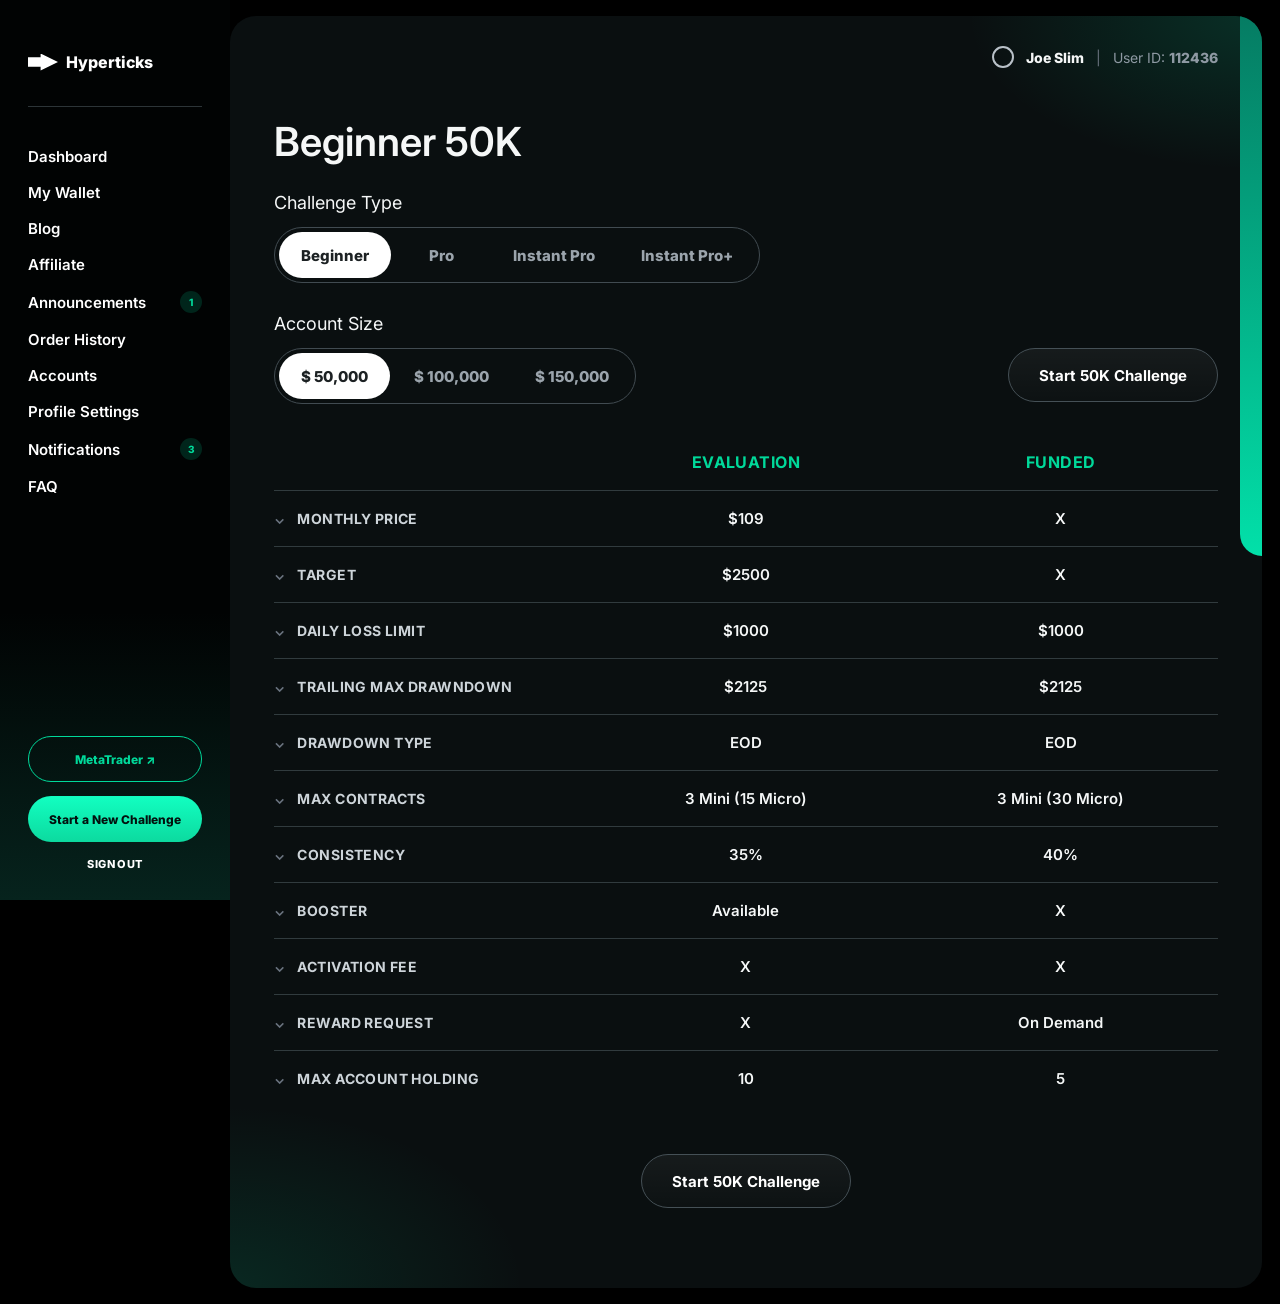
<file: marketplace.html>
<!doctype html>
<html lang="en">
<head>
	<meta charset="utf-8">
	<meta name="viewport" content="width=device-width, initial-scale=1">
	<title>Hyperticks | Marketplace</title>
	<link rel="preconnect" href="https://fonts.googleapis.com">
	<link rel="preconnect" href="https://fonts.gstatic.com" crossorigin>
	<link href="https://fonts.googleapis.com/css2?family=Inter:wght@400;500;600;700;800&display=swap" rel="stylesheet">
	<link rel="stylesheet" href="styles.css">
</head>
<body data-page="marketplace">
	<div class="app">
		<aside class="sidebar" aria-label="Primary"></aside>
		<div class="content">
			<section class="shell">
				<header class="topbar"></header>
				<main class="page">
					<h1 id="planTitle">Beginner 50K</h1>

					<div class="config-block">
						<label>Challenge Type</label>
						<div class="segmented" id="typeSeg" role="tablist">
							<button type="button" class="is-active">Beginner</button>
							<button type="button">Pro</button>
							<button type="button">Instant Pro</button>
							<button type="button">Instant Pro+</button>
						</div>
					</div>

					<div class="config-block">
						<label>Account Size</label>
						<div class="config-row">
							<div class="segmented" id="sizeSeg" role="tablist">
								<button type="button" class="is-active">$ 50,000</button>
								<button type="button">$ 100,000</button>
								<button type="button">$ 150,000</button>
							</div>
							<button class="btn-primary" type="button" data-go="checkout.html" id="startTop">Start 50K Challenge</button>
						</div>
					</div>

					<section class="compare">
						<div class="head-row"><span></span><b>EVALUATION</b><b>FUNDED</b></div>
						<div class="row"><span>MONTHLY PRICE</span><b>$109</b><b>X</b></div>
						<div class="row"><span>TARGET</span><b>$2500</b><b>X</b></div>
						<div class="row"><span>DAILY LOSS LIMIT</span><b>$1000</b><b>$1000</b></div>
						<div class="row"><span>TRAILING MAX DRAWNDOWN</span><b>$2125</b><b>$2125</b></div>
						<div class="row"><span>DRAWDOWN TYPE</span><b>EOD</b><b>EOD</b></div>
						<div class="row"><span>MAX CONTRACTS</span><b>3 Mini (15 Micro)</b><b>3 Mini (30 Micro)</b></div>
						<div class="row"><span>CONSISTENCY</span><b>35%</b><b>40%</b></div>
						<div class="row"><span>BOOSTER</span><b>Available</b><b>X</b></div>
						<div class="row"><span>ACTIVATION FEE</span><b>X</b><b>X</b></div>
						<div class="row"><span>REWARD REQUEST</span><b>X</b><b>On Demand</b></div>
						<div class="row"><span>MAX ACCOUNT HOLDING</span><b>10</b><b>5</b></div>
						<div class="cta"><button class="btn-primary" type="button" data-go="checkout.html" id="startBottom">Start 50K Challenge</button></div>
					</section>
				</main>
			</section>
		</div>
	</div>
	<script src="app.js"></script>
	<script>
		window.pageInit = function () {
			const title = document.querySelector('#planTitle');
			const typeSeg = document.querySelector('#typeSeg');
			const sizeSeg = document.querySelector('#sizeSeg');
			let type = 'Beginner';
			let size = '50K';

			function sizeLabel(text) { return text.replace(/[^0-9]/g, '') ? text.replace('$ ', '').replace(',000', 'K') : text; }
			function refresh() {
				title.textContent = type + ' ' + size;
				document.querySelectorAll('#startTop, #startBottom').forEach((b) => { b.textContent = 'Start ' + size + ' Challenge'; });
			}
			typeSeg.addEventListener('segment:change', (e) => { type = e.detail.value; refresh(); });
			sizeSeg.addEventListener('segment:change', (e) => { size = sizeLabel(e.detail.value); refresh(); });
		};
	</script>
</body>
</html>
</file>
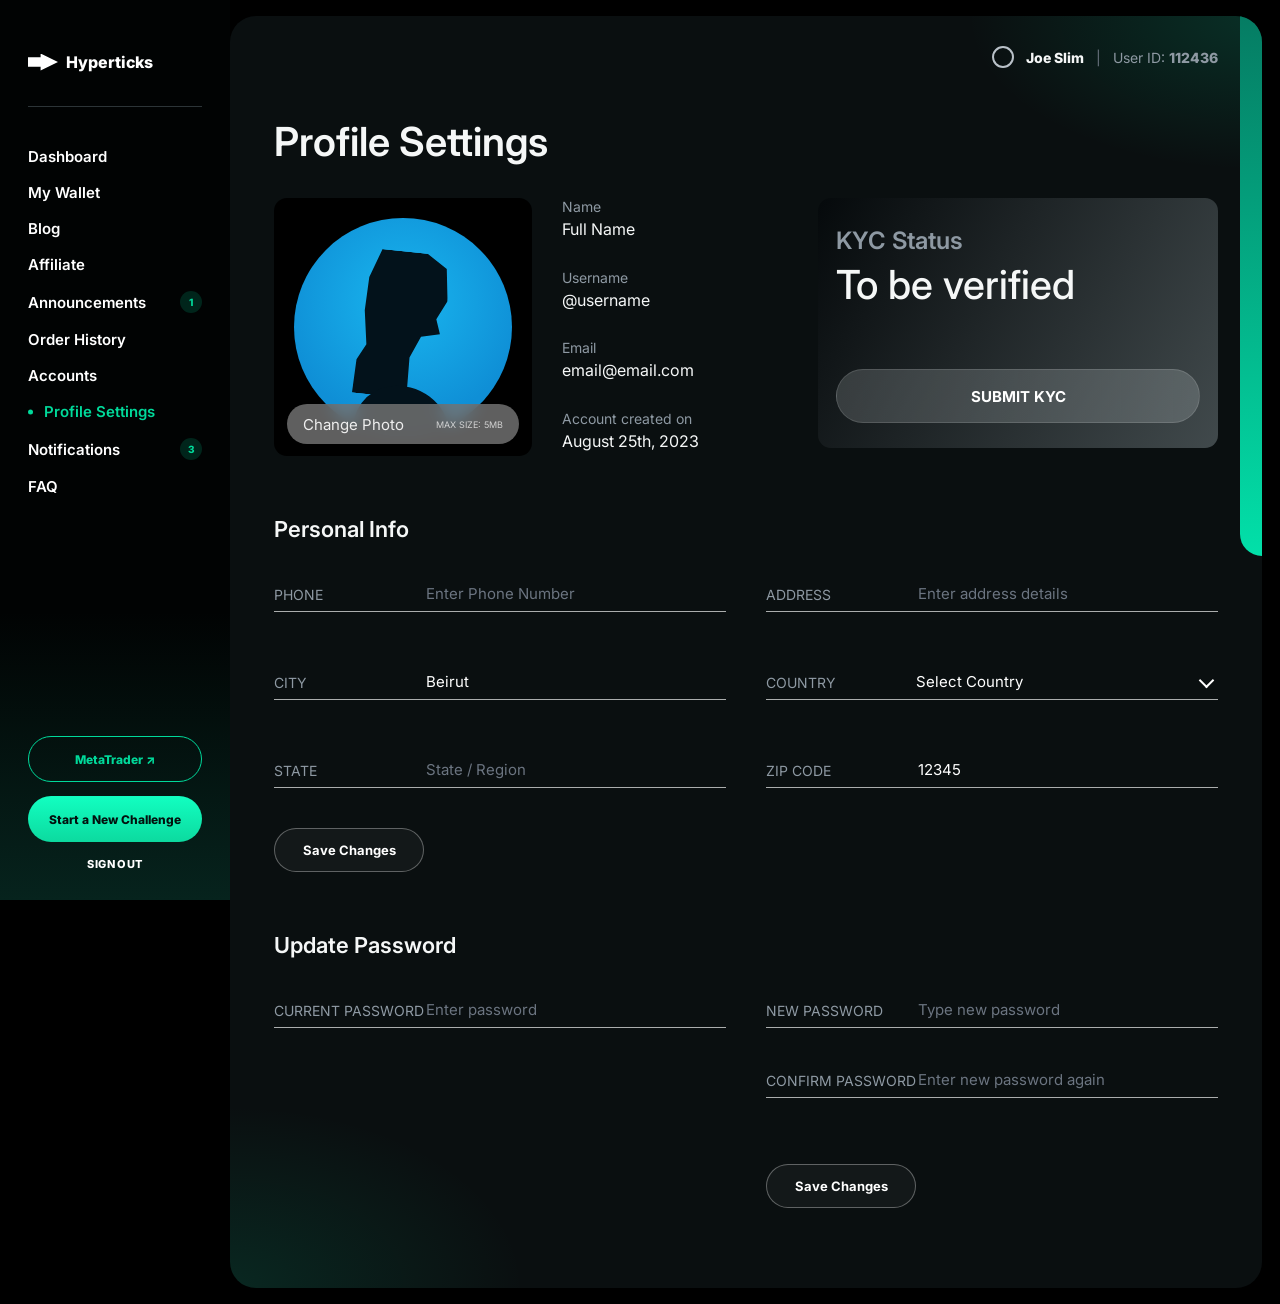
<file: profile.html>
<!doctype html>
<html lang="en">
<head>
	<meta charset="utf-8">
	<meta name="viewport" content="width=device-width, initial-scale=1">
	<title>Hyperticks | Profile Settings</title>
	<link rel="preconnect" href="https://fonts.googleapis.com">
	<link rel="preconnect" href="https://fonts.gstatic.com" crossorigin>
	<link href="https://fonts.googleapis.com/css2?family=Inter:wght@400;500;600;700;800&display=swap" rel="stylesheet">
	<link rel="stylesheet" href="styles.css">
</head>
<body data-page="profile">
	<div class="app">
		<aside class="sidebar" aria-label="Primary"></aside>
		<div class="content">
			<section class="shell">
				<header class="topbar"></header>
				<main class="page">
					<h1>Profile Settings</h1>

					<section class="profile" aria-label="Profile summary">
						<div class="identity">
							<div class="avatar-card">
								<div class="avatar" aria-hidden="true"></div>
								<button class="photo" type="button"><span>Change Photo</span><small>Max size: 5MB</small></button>
							</div>
							<dl class="details">
								<div><dt>Name</dt><dd>Full Name</dd></div>
								<div><dt>Username</dt><dd>@username</dd></div>
								<div><dt>Email</dt><dd>email@email.com</dd></div>
								<div><dt>Account created on</dt><dd>August 25th, 2023</dd></div>
							</dl>
						</div>
						<aside class="kyc">
							<div class="kyc-label">KYC Status</div>
							<h2>To be verified</h2>
							<button class="pill" type="button">SUBMIT KYC</button>
						</aside>
					</section>

					<section class="section" aria-labelledby="personal-title">
						<h2 id="personal-title">Personal Info</h2>
						<form id="personalForm" novalidate>
							<div class="field-grid">
								<div class="field"><label for="phone">Phone</label><input id="phone" name="phone" autocomplete="tel" placeholder="Enter Phone Number"></div>
								<div class="field"><label for="address">Address</label><input id="address" name="address" autocomplete="street-address" placeholder="Enter address details"></div>
								<div class="field"><label for="city">City</label><input id="city" name="city" autocomplete="address-level2" value="Beirut"></div>
								<div class="field select"><label for="country">Country</label><select id="country" name="country" autocomplete="country-name"><option value="">Select Country</option><option>Lebanon</option><option>United Arab Emirates</option><option>United States</option></select></div>
								<div class="field"><label for="state">State</label><input id="state" name="state" autocomplete="address-level1" placeholder="State / Region"></div>
								<div class="field"><label for="zip">Zip Code</label><input id="zip" name="zip" autocomplete="postal-code" value="12345"></div>
							</div>
							<div class="form-actions">
								<button class="btn-save" type="submit">Save Changes</button>
								<div class="status-message" role="status" aria-live="polite"></div>
							</div>
						</form>
					</section>

					<section class="section" aria-labelledby="password-title">
						<h2 id="password-title">Update Password</h2>
						<form id="passwordForm" novalidate>
							<div class="password-grid">
								<div class="field"><label for="current-password">Current Password</label><input id="current-password" name="current-password" type="password" autocomplete="current-password" placeholder="Enter password"></div>
								<div class="password-stack">
									<div class="field"><label for="new-password">New Password</label><input id="new-password" name="new-password" type="password" autocomplete="new-password" placeholder="Type new password"></div>
									<div class="field"><label for="confirm-password">Confirm Password</label><input id="confirm-password" name="confirm-password" type="password" autocomplete="new-password" placeholder="Enter new password again"></div>
									<div class="form-actions"><button class="btn-save" type="submit">Save Changes</button><div class="status-message" role="status" aria-live="polite"></div></div>
								</div>
							</div>
						</form>
					</section>
				</main>
			</section>
		</div>
	</div>
	<script src="app.js"></script>
	<script>
		window.pageInit = function () {
			const personalForm = document.querySelector('#personalForm');
			const passwordForm = document.querySelector('#passwordForm');

			personalForm?.addEventListener('submit', (event) => {
				event.preventDefault();
				window.showStatus(personalForm.querySelector('.status-message'), 'Changes saved', true);
			});

			passwordForm?.addEventListener('submit', (event) => {
				event.preventDefault();
				const newPassword = passwordForm.querySelector('#new-password')?.value.trim();
				const confirmPassword = passwordForm.querySelector('#confirm-password')?.value.trim();
				const status = passwordForm.querySelector('.status-message');
				const isValid = Boolean(newPassword) && newPassword === confirmPassword;
				window.showStatus(status, isValid ? 'Password updated' : 'Passwords do not match', isValid);
			});
		};
	</script>
</body>
</html>
</file>
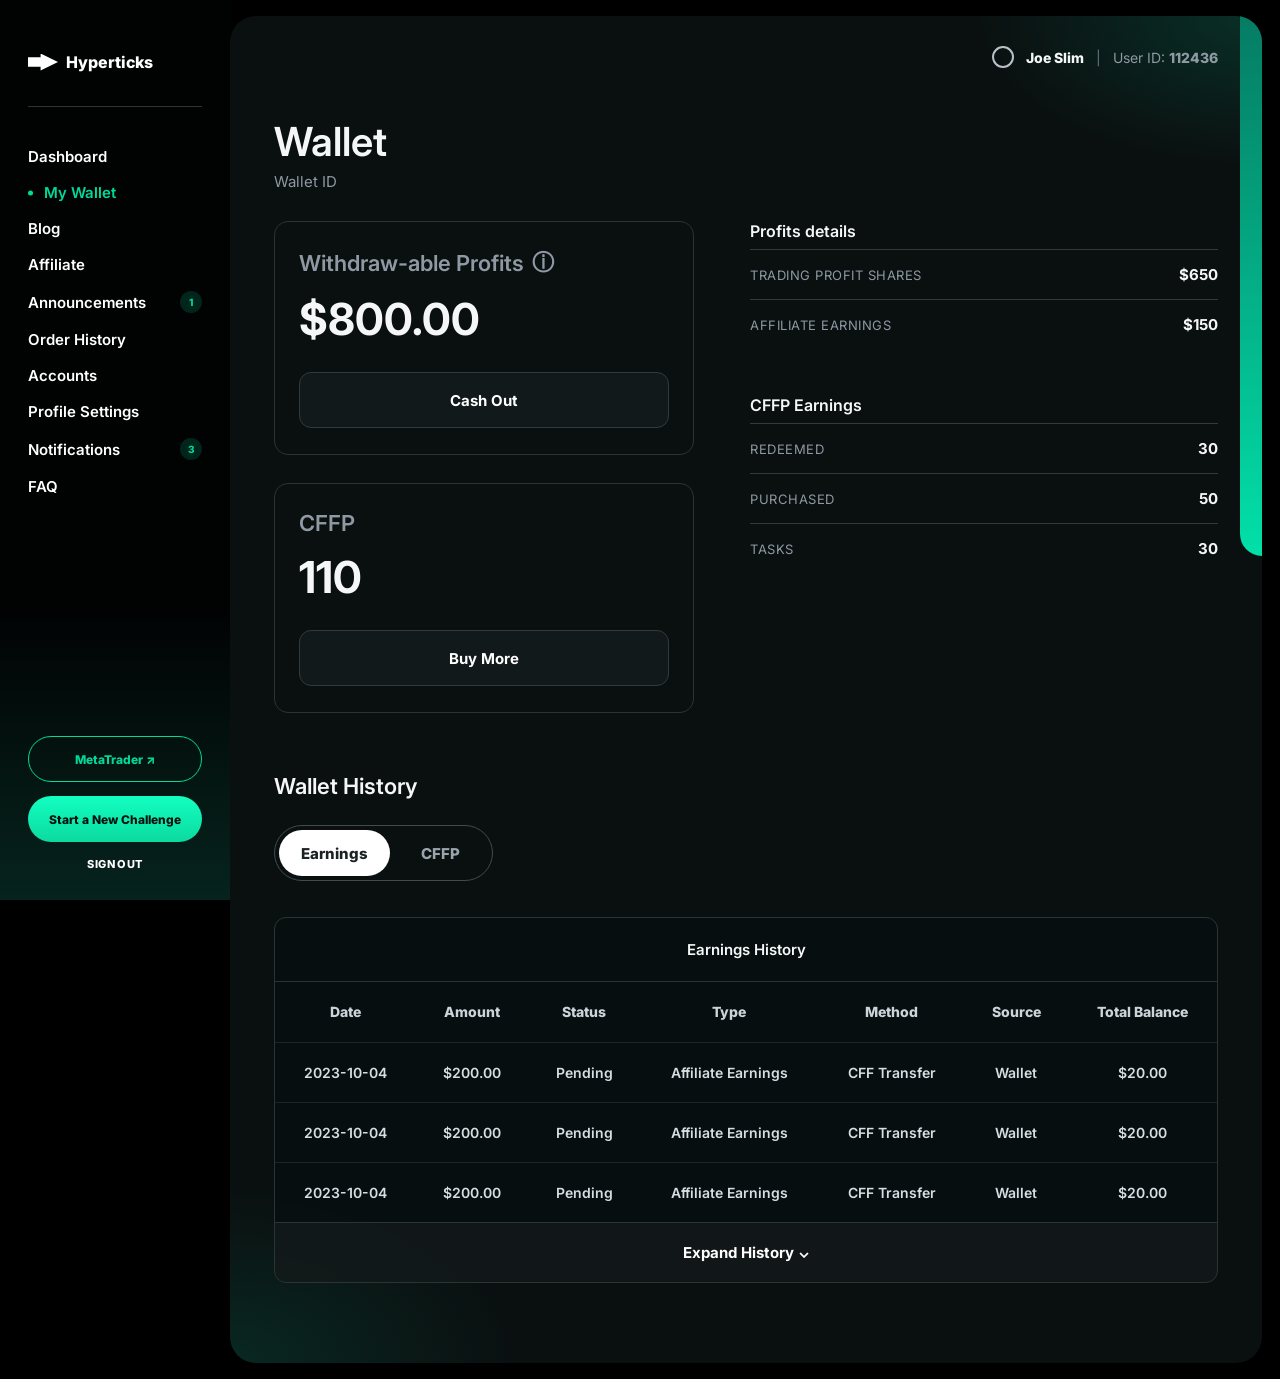
<file: wallet.html>
<!doctype html>
<html lang="en">
<head>
	<meta charset="utf-8">
	<meta name="viewport" content="width=device-width, initial-scale=1">
	<title>Hyperticks | My Wallet</title>
	<link rel="preconnect" href="https://fonts.googleapis.com">
	<link rel="preconnect" href="https://fonts.gstatic.com" crossorigin>
	<link href="https://fonts.googleapis.com/css2?family=Inter:wght@400;500;600;700;800&display=swap" rel="stylesheet">
	<link rel="stylesheet" href="styles.css">
</head>
<body data-page="wallet">
	<div class="app">
		<aside class="sidebar" aria-label="Primary"></aside>
		<div class="content">
			<section class="shell">
				<header class="topbar"></header>
				<main class="page">
					<h1>Wallet</h1>
					<p class="subtitle">Wallet ID</p>

					<div class="wallet-grid">
						<div class="wallet-cards">
							<article class="wallet-card">
								<div class="label">Withdraw-able Profits <span aria-hidden="true">&#9432;</span></div>
								<strong class="big">$800.00</strong>
								<button class="cta" type="button">Cash Out</button>
							</article>
							<article class="wallet-card">
								<div class="label">CFFP</div>
								<strong class="big">110</strong>
								<button class="cta" type="button" data-go="checkout.html">Buy More</button>
							</article>
						</div>

						<div class="wallet-detail">
							<div class="block">
								<h3>Profits details</h3>
								<div class="line"><span>Trading Profit Shares</span><b>$650</b></div>
								<div class="line"><span>Affiliate Earnings</span><b>$150</b></div>
							</div>
							<div class="block">
								<h3>CFFP Earnings</h3>
								<div class="line"><span>Redeemed</span><b>30</b></div>
								<div class="line"><span>Purchased</span><b>50</b></div>
								<div class="line"><span>Tasks</span><b>30</b></div>
							</div>
						</div>
					</div>

					<section class="section">
						<h2>Wallet History</h2>
						<div class="wallet-tabs">
							<div class="segmented" id="walletTabs" role="tablist">
								<button type="button" class="is-active">Earnings</button>
								<button type="button">CFFP</button>
							</div>
						</div>

						<div class="card table-card" id="earningsTable">
							<div class="table-title">Earnings History</div>
							<div class="table-wrap">
								<table class="data">
									<thead><tr><th>Date</th><th>Amount</th><th>Status</th><th>Type</th><th>Method</th><th>Source</th><th>Total Balance</th></tr></thead>
									<tbody>
										<tr><td>2023-10-04</td><td>$200.00</td><td>Pending</td><td>Affiliate Earnings</td><td>CFF Transfer</td><td>Wallet</td><td>$20.00</td></tr>
										<tr><td>2023-10-04</td><td>$200.00</td><td>Pending</td><td>Affiliate Earnings</td><td>CFF Transfer</td><td>Wallet</td><td>$20.00</td></tr>
										<tr><td>2023-10-04</td><td>$200.00</td><td>Pending</td><td>Affiliate Earnings</td><td>CFF Transfer</td><td>Wallet</td><td>$20.00</td></tr>
									</tbody>
								</table>
							</div>
							<button class="expand" type="button">Expand History ⌄</button>
						</div>

						<div class="card table-card" id="cffpTable" hidden>
							<div class="table-title">CFFP History</div>
							<div class="table-wrap">
								<table class="data">
									<thead><tr><th>Date</th><th>Amount</th><th>Status</th><th>Type</th><th>Source</th></tr></thead>
									<tbody>
										<tr><td>2023-10-04</td><td>20 CFFP</td><td>Completed</td><td>Redeemed</td><td>Daily Task</td></tr>
										<tr><td>2023-10-03</td><td>50 CFFP</td><td>Completed</td><td>Purchased</td><td>Checkout</td></tr>
										<tr><td>2023-10-01</td><td>30 CFFP</td><td>Completed</td><td>Tasks</td><td>Onboarding</td></tr>
									</tbody>
								</table>
							</div>
							<button class="expand" type="button">Expand History ⌄</button>
						</div>
					</section>
				</main>
			</section>
		</div>
	</div>
	<script src="app.js"></script>
	<script>
		window.pageInit = function () {
			const tabs = document.querySelector('#walletTabs');
			const earnings = document.querySelector('#earningsTable');
			const cffp = document.querySelector('#cffpTable');
			tabs.addEventListener('segment:change', (e) => {
				const isEarnings = e.detail.value === 'Earnings';
				earnings.hidden = !isEarnings;
				cffp.hidden = isEarnings;
			});
		};
	</script>
</body>
</html>
</file>
<file: landing.css>
/* ============================================================
   Hyperticks — public marketing landing page (standalone)
   Rebuilt to match the Figma home design. Plain hand-written CSS.
   Figma frame is @2x; pixel values here are ~half the Figma values.
   ============================================================ */

:root {
	--green: #06ffc0;
	--green-2: #08ecb3;
	--green-deep: #006e52;
	--green-dim: rgba(0, 110, 82, 0.1);
	--bg: #000000;
	--panel: rgba(255, 255, 255, 0.05);
	--panel-2: rgba(255, 255, 255, 0.1);
	--border: #343433;
	--gray: #737373;
	--text: #ffffff;
	--muted: rgba(255, 255, 255, 0.7);
	--maxw: 1200px;
	font-synthesis: none;
}

* { box-sizing: border-box; }
html { scroll-behavior: smooth; }
body {
	margin: 0;
	background: var(--bg);
	color: var(--text);
	font-family: "Inter", system-ui, -apple-system, "Segoe UI", Roboto, sans-serif;
	letter-spacing: -0.01em;
	-webkit-font-smoothing: antialiased;
	line-height: 1.4;
	overflow-x: hidden;
}
a { color: inherit; text-decoration: none; }
h1, h2, h3, p { margin: 0; }

.container { width: 100%; max-width: var(--maxw); margin: 0 auto; padding: 0 28px; }
.section { padding: 70px 0; }
.center { text-align: center; }
.stars { color: var(--green); letter-spacing: 2px; }

/* ---------- Shared type ---------- */
.gradient-text {
	background-image: linear-gradient(97.62deg, #ffffff 33.17%, var(--green-deep) 87.75%);
	-webkit-background-clip: text;
	background-clip: text;
	color: transparent;
}
.gradient-accent {
	background-image: linear-gradient(180deg, var(--green-2), var(--green));
	-webkit-background-clip: text;
	background-clip: text;
	color: transparent;
}
.section__title { font-size: clamp(28px, 4vw, 50px); font-weight: 600; line-height: 1.2; margin: 0 0 8px; }
.section__title.center { margin-left: auto; margin-right: auto; }

.pill-chip {
	display: inline-block;
	padding: 10px 20px;
	border-radius: 10px;
	border: 1px solid transparent;
	background:
		linear-gradient(rgba(255,255,255,.1), rgba(255,255,255,.1)) padding-box,
		linear-gradient(135deg, #06ffc0, #3a3a3a) border-box;
	font-size: 15px;
	font-weight: 600;
	color: var(--green);
	margin: 0 0 16px;
}

/* ---------- Buttons ---------- */
.btn {
	display: inline-flex;
	align-items: center;
	justify-content: center;
	border-radius: 50px;
	padding: 12px 34px;
	font-size: 16px;
	font-weight: 600;
	border: 1px solid var(--border);
	background: var(--panel-2);
	color: #fff;
	cursor: pointer;
	transition: transform .15s ease, box-shadow .15s ease;
	white-space: nowrap;
}
.btn:hover { transform: translateY(-1px); }
.btn--accent { background: linear-gradient(180deg, var(--green-2), var(--green)); color: #04130e; border-color: transparent; font-weight: 700; }
.btn--accent:hover { box-shadow: 0 6px 24px rgba(6, 255, 192, .35); }
.btn--solid {
	border: 1px solid transparent;
	background:
		linear-gradient(rgba(255,255,255,.1), rgba(255,255,255,.1)) padding-box,
		linear-gradient(180deg, #343433, #06ffc0) border-box;
}
.btn--ghost { border: 1px solid var(--gray); background: rgba(255,255,255,.1); }
.btn--pill { background: var(--panel-2); border-color: transparent; }
.btn--pill:hover { box-shadow: 0 0 0 1px var(--green) inset; }
.btn--mini { padding: 7px 22px; font-size: 13px; }

/* ---------- Ticker ---------- */
/* Top bar: market tabs + ticker */
.topbar-row { display: flex; align-items: stretch; min-height: 40px; }
.market-tabs { display: flex; flex: none; }
.market-tabs button {
	padding: 0 30px; border: 0; background: #0c1212; color: var(--muted);
	font-size: 15px; font-weight: 700; cursor: pointer;
}
.market-tabs button.is-active { background: #000; color: #fff; }
.ticker {
	flex: 1; min-width: 0;
	background: linear-gradient(90deg, var(--green-2), var(--green));
	color: #04130e;
	overflow: hidden;
	white-space: nowrap;
	font-weight: 800;
	font-size: 13px;
	display: flex;
	align-items: center;
}
.ticker__track { display: inline-flex; gap: 56px; padding: 7px 0; animation: ticker 26s linear infinite; }
.ticker__track span { display: inline-flex; align-items: center; gap: 10px; }
.ticker .chip { font-style: normal; border: 1px solid rgba(0,0,0,.3); border-radius: 50px; padding: 2px 12px; }
@keyframes ticker { from { transform: translateX(0); } to { transform: translateX(-50%); } }

/* ---------- Nav ---------- */
.nav {
	position: sticky; top: 0; z-index: 40;
	background: rgba(2, 6, 5, 0.72);
	backdrop-filter: blur(14px);
	border-bottom: 1px solid rgba(255, 255, 255, .06);
}
.nav__inner { display: flex; align-items: center; justify-content: space-between; height: 70px; }
.brand { display: inline-flex; align-items: center; gap: 12px; font-size: 22px; font-weight: 800; font-style: italic; letter-spacing: -0.03em; }
.brand__dot { width: 11px; height: 11px; border-radius: 50%; background: var(--green); box-shadow: 0 0 16px 4px var(--green-deep); }
.nav__links { display: flex; gap: 30px; }
.nav__links a { color: #fff; font-size: 15px; font-weight: 500; }
.nav__links a:hover { color: var(--green); }
.nav__cta { padding: 9px 24px; font-size: 15px; }

/* ---------- Hero ---------- */
.hero { position: relative; padding: 80px 0 70px; overflow: hidden; text-align: center; }
.hero__bg {
	position: absolute; inset: 0;
	background: #000 url("assets/hero-bg.webp") center center / cover no-repeat;
	z-index: 0;
}
.hero__inner { position: relative; z-index: 1; }
.trustpilot { display: inline-flex; gap: 8px; align-items: center; color: #fff; font-size: 15px; margin-bottom: 24px; }
.hero__title {
	font-size: clamp(40px, 6vw, 74px);
	font-weight: 600; line-height: 1.04; letter-spacing: -0.02em; margin: 0 auto 22px;
	max-width: 820px;
}
.hero__title em { font-style: normal; font-weight: 300; }
.hero__sub { font-size: clamp(16px, 1.6vw, 20px); color: #fff; max-width: 700px; margin: 0 auto 32px; }
.hero__cta { display: flex; gap: 12px; justify-content: center; flex-wrap: wrap; margin-top: 18px; }
.hero__cta .btn { font-size: 18px; padding: 13px 44px; }

.hero__pills { display: flex; gap: 16px; justify-content: center; flex-wrap: wrap; margin-top: 40px; }
.hpill {
	width: 180px; height: 92px;
	display: flex; flex-direction: column; align-items: center; justify-content: center; gap: 3px;
	border-radius: 13px;
	border: 1px solid transparent;
	background:
		linear-gradient(rgba(255,255,255,.1), rgba(255,255,255,.1)) padding-box,
		linear-gradient(180deg, #ffffff, #06ffc0) border-box;
	text-align: center;
}
.hpill b { color: var(--green); font-size: 24px; font-weight: 800; }
.hpill i { color: #fff; font-style: normal; font-size: 13px; font-weight: 500; }
.hero__trust { display: flex; gap: 10px; align-items: center; justify-content: center; margin-top: 34px; background: rgba(217,217,217,.12); border-radius: 20px; padding: 9px 22px; width: fit-content; margin-left: auto; margin-right: auto; }
.hero__trust b { font-weight: 700; }

/* rotator */
.rotator { position: relative; display: block; }
.rotator__item { display: none; }
.rotator__item.is-active { display: block; }
.hero__title .rotator__item.is-active {
	background-image: linear-gradient(97.62deg, #ffffff 33.17%, var(--green-deep) 87.75%);
	-webkit-background-clip: text; background-clip: text; color: transparent;
}

/* ---------- Features ---------- */
.features__grid { display: grid; grid-template-columns: repeat(2, 1fr); gap: 18px; margin-top: 40px; }
.feature {
	position: relative;
	min-height: 300px;
	padding: 40px 34px;
	border-radius: 30px;
	background: #0c1114;
	overflow: hidden;
	text-align: center;
	display: flex;
	flex-direction: column;
	align-items: center;
	justify-content: center;
}
.feature::before {
	content: ""; position: absolute; left: 50%; bottom: -150px; transform: translateX(-50%);
	width: 320px; height: 300px; border-radius: 50%;
	background: rgba(6, 255, 192, .22); filter: blur(120px);
}
.feature--bordered {
	border: 2px solid transparent;
	background:
		linear-gradient(#141414, #141414) padding-box,
		linear-gradient(160deg, rgba(6,255,192,.55), rgba(6,255,192,.04)) border-box;
}
.feature__icon { position: relative; width: 64px; height: 64px; object-fit: contain; margin-bottom: 16px; filter: drop-shadow(0 0 12px rgba(6,255,192,.5)); }
.feature h3 { position: relative; font-size: 26px; font-weight: 900; margin-bottom: 12px; }
.feature p { position: relative; color: #fff; font-size: 16px; line-height: 1.5; max-width: 470px; margin: 0 auto; }

/* ---------- Stats strip ---------- */
.stats-wrap { padding: 30px 0 40px; }
.stats {
	display: grid; grid-template-columns: repeat(5, 1fr); gap: 18px;
	padding: 28px 24px;
	background: var(--green-dim);
	border: 1px solid var(--green-deep);
	box-shadow: 0 4px 20px 10px rgba(6, 255, 192, .12);
	border-radius: 20px;
	text-align: center;
}
.stats strong { display: block; font-size: clamp(26px, 3vw, 38px); font-weight: 800; color: var(--green); line-height: 1; }
.stats span { display: block; margin-top: 8px; font-size: clamp(15px, 1.6vw, 22px); font-weight: 700; }

/* ---------- Recent Rewards ---------- */
.rewards__grid { display: grid; grid-template-columns: repeat(4, 1fr); gap: 14px; margin-top: 36px; }
.reward {
	display: flex; align-items: center; gap: 12px;
	background: linear-gradient(180deg, rgba(67,189,158,.26), rgba(6,255,192,0));
	border-radius: 20px; padding: 8px 16px;
}
.reward__coin {
	width: 40px; height: 40px; flex: none; display: grid; place-items: center; border-radius: 50%;
	background: linear-gradient(180deg, var(--green-2), var(--green-dim)); color: #04130e; font-weight: 800;
}
.reward b { display: block; font-size: 13px; color: #fff; font-weight: 500; }
.reward__amt {
	font-size: 20px; font-weight: 900;
	background-image: linear-gradient(180deg, var(--green-2), var(--green));
	-webkit-background-clip: text; background-clip: text; color: transparent;
}

/* ---------- Programs ---------- */
.market-toggle { display: inline-flex; gap: 10px; margin: 22px 0 16px; }
.market-toggle button {
	min-width: 98px; height: 48px; padding: 0 22px;
	border: 1px solid #575757; border-radius: 10px; background: transparent; color: #fff;
	font-size: 20px; font-weight: 700; cursor: pointer;
}
.market-toggle button.is-active { background: linear-gradient(94deg, rgba(0,110,82,.18), rgba(0,212,158,.18)); border-color: transparent; }
.programs__sub { color: #fff; font-size: 20px; margin-bottom: 18px; }
.steps { display: flex; gap: 24px; justify-content: center; flex-wrap: wrap; margin-bottom: 36px; }
.step {
	display: inline-flex; align-items: center; gap: 14px;
	height: 58px; padding: 0 18px;
	border: 1px solid #2e2e2e; border-radius: 15px; background: transparent; color: #fff;
	font-size: 18px; font-weight: 500; cursor: pointer;
}
.step.is-active { background: var(--panel-2); border-color: transparent; }
.step__n {
	display: inline-grid; place-items: center; width: 40px; height: 40px;
	border: 1px solid rgba(255,255,255,.2); border-radius: 12px; font-weight: 800; font-size: 18px;
	background-image: linear-gradient(180deg, #fff, rgba(255,255,255,.5));
	-webkit-background-clip: text; background-clip: text; color: transparent;
}

.pricing { display: grid; grid-template-columns: repeat(5, 1fr); gap: 14px; }
.price-card {
	position: relative; padding: 22px 18px;
	background: var(--panel); border-radius: 30px;
	display: flex; flex-direction: column;
}
.price-card--popular { box-shadow: 0 0 0 1px var(--green) inset; }
.popular {
	position: absolute; top: 0; left: 50%; transform: translateX(-50%);
	background: var(--green); color: #000; font-size: 12px; font-weight: 700;
	padding: 4px 16px; border-radius: 0 0 16px 16px;
}
.price-card__head { display: flex; align-items: baseline; gap: 12px; margin: 8px 0 16px; }
.price-card__head h3 { font-size: 28px; font-weight: 900; letter-spacing: -0.03em; }
.price-card__head span { color: #fff; font-size: 16px; }
.price-rows { list-style: none; margin: 0 0 16px; padding: 0; }
.price-rows li { display: flex; justify-content: space-between; align-items: center; padding: 9px 4px; border-top: 1px solid rgba(102,102,102,.35); font-size: 15px; }
.price-rows li:first-child { border-top: 0; }
.price-rows li span { color: #fff; }
.price-rows li b { color: #fff; font-weight: 500; }
.price-rows li.accent span, .price-rows li.accent b { color: var(--green); }
.price-card__price { display: flex; align-items: baseline; gap: 10px; margin: 4px 0 16px; }
.price-card__price b { font-size: 26px; font-weight: 700; color: var(--green); }
.price-card__price s { color: #666; font-weight: 500; }
.price-card .btn--pill { width: 100%; margin-top: auto; }

.coupon { display: inline-flex; gap: 16px; align-items: center; margin-top: 36px; padding: 12px 22px; border: 1px dashed var(--green); border-radius: 20px; }
.coupon strong { font-size: 22px; font-weight: 700; }
.coupon__code { color: var(--green); font-weight: 700; }

/* ---------- How It Works ---------- */
.how__grid { display: grid; grid-template-columns: repeat(2, 1fr); gap: 18px; margin-top: 40px; max-width: 800px; margin-left: auto; margin-right: auto; }
.how-card { position: relative; min-height: 480px; padding: 28px 26px; border-radius: 39px; background: rgba(0,0,0,.2); border: 1px solid var(--green-deep); overflow: hidden; }
.how-card::before { content: ""; position: absolute; left: 50%; top: 38%; transform: translate(-50%,-50%); width: 300px; height: 300px; border-radius: 50%; background: rgba(6,255,192,.2); filter: blur(120px); }
.how-card__step { position: relative; font-weight: 700; font-size: 22px; margin-bottom: 8px; }
.how-card__icon { position: relative; display: block; width: 200px; max-width: 70%; height: auto; margin: 6px auto 26px; }
.how-card h3 { position: relative; font-size: 22px; font-weight: 800; margin-bottom: 10px; }
.how-card__desc { position: relative; color: #fff; font-size: 16px; margin-bottom: 16px; }
.how-card__row { position: relative; display: flex; align-items: center; gap: 10px; margin-bottom: 12px; font-weight: 700; }
.how-card__row .dot { width: 12px; height: 12px; border-radius: 50%; background: var(--green); }
.tags { position: relative; display: flex; gap: 10px; flex-wrap: wrap; }
.tags span { background: rgba(217,217,217,.2); border-radius: 10px; padding: 4px 14px; font-size: 14px; font-weight: 700; color: var(--green); }

/* ---------- Testimonials ---------- */
.testimonials__grid { display: grid; grid-template-columns: repeat(3, 1fr); gap: 22px; }
.tcard { position: relative; padding: 28px 24px; border-radius: 20px; background: rgba(255,255,255,.04); border: 1px solid rgba(0,110,82,.6); }
.tcard--active { background: #000; border-color: var(--green-deep); box-shadow: 0 4px 20px 6px rgba(6,255,192,.2); }
.tcard__quote { position: absolute; top: 24px; right: 24px; width: 46px; height: 46px; object-fit: contain; }
.tcard h3 { padding-right: 56px; }
.tcard h3 { font-size: 26px; font-weight: 700; margin-bottom: 12px; }
.tcard .stars { display: block; margin-bottom: 14px; }
.tcard p { color: #fff; font-size: 16px; line-height: 1.3; }

/* ---------- Comparison ---------- */
.compare__grid { display: grid; grid-template-columns: repeat(2, 1fr); gap: 22px; max-width: 880px; margin: 40px auto 0; position: relative; }
.compare-card { padding: 24px 14px; border: 1px solid #606060; border-radius: 30px; background: #000; }
.compare-card--us { box-shadow: 0 0 60px 0 rgba(6,255,192,.25); }
.compare-card__head { text-align: center; font-size: 25px; font-weight: 500; letter-spacing: -0.03em; padding: 18px; margin-bottom: 12px; border-radius: 20px; background: var(--panel-2); }
.compare-card .compare-card__head { background: var(--panel-2); }
.compare-card:not(.compare-card--us) .compare-card__head { background: transparent; border: 1px solid #555; }
.crow { display: flex; justify-content: space-between; align-items: center; padding: 15px 16px; font-size: 18px; font-weight: 500; letter-spacing: -0.03em; }
.crow span { color: var(--muted); }
.crow b { color: #fff; font-weight: 500; }

/* ---------- FAQ ---------- */
.faq__list { max-width: 880px; margin: 30px auto 0; display: grid; gap: 13px; }
.faq__list details { background: transparent; border-radius: 10px; }
.faq__list summary {
	list-style: none; cursor: pointer;
	display: flex; justify-content: space-between; align-items: center; gap: 10px;
	padding: 15px 20px; border-radius: 10px;
	background: linear-gradient(90deg, rgba(87,87,87,.1) 0%, rgba(255,255,255,.1) 100%);
	font-size: 20px; font-weight: 400;
}
.faq__list summary::-webkit-details-marker { display: none; }
.faq__list .chev { width: 12px; height: 12px; border-right: 2px solid #fff; border-bottom: 2px solid #fff; transform: rotate(45deg); transition: transform .2s ease; flex: none; }
.faq__list details[open] .chev { transform: rotate(-135deg); }
.faq__list p { padding: 15px 20px; color: #fff; font-size: 18px; line-height: 1.4; }

/* ---------- Community ---------- */
.community { text-align: center; }
.discord-card { position: relative; max-width: 700px; margin: 0 auto; padding: 40px 24px; border-radius: 30px; background: rgba(0,0,0,.05); overflow: hidden; box-shadow: 0 0 0 1px rgba(255,255,255,.05) inset; }
.discord-card::before { content: ""; position: absolute; inset: -30% -10% auto; height: 300px; background: radial-gradient(circle at 50% 0, rgba(6,255,192,.18), transparent 60%); }
.discord-orb { position: relative; display: block; width: 120px; height: 120px; margin: 0 auto 14px; object-fit: contain; filter: drop-shadow(0 0 18px rgba(6,255,192,.4)); }
.discord-card h2 { position: relative; font-size: 40px; font-weight: 500; margin-bottom: 22px; }
.discord-cta { position: relative; margin: 6px; }

/* ---------- Footer ---------- */
.footer { border-top: 1px solid rgba(255,255,255,.4); margin-top: 40px; }
.footer__grid { display: grid; grid-template-columns: 1.6fr 1fr 1.2fr; gap: 30px; padding: 50px 28px 30px; }
.footer__brand .brand { margin-bottom: 16px; }
.footer__brand p { color: #fcfcfc; font-size: 16px; margin-bottom: 10px; }
.footer__actions { display: flex; gap: 12px; margin-top: 18px; }
.footer__col h3 { font-size: 22px; font-weight: 500; letter-spacing: -0.03em; margin-bottom: 16px; }
.footer__col a { display: block; color: var(--muted); font-size: 16px; margin-bottom: 12px; }
.footer__col a:hover { color: #fff; }
.footer__news h3 { font-size: 20px; font-weight: 700; margin-bottom: 14px; }
.footer__news .follow { margin-top: 24px; }
.newsletter { display: flex; align-items: center; gap: 8px; background: var(--panel-2); border-radius: 50px; padding: 5px; max-width: 360px; }
.newsletter input { flex: 1; background: transparent; border: 0; outline: 0; color: #fff; padding: 10px 18px; font-size: 15px; }
.newsletter input::placeholder { color: rgba(252,252,252,.29); }
.newsletter button { background: var(--panel-2); border: 0; color: #fff; border-radius: 50px; padding: 10px 22px; font-weight: 500; cursor: pointer; }
.socials { display: flex; gap: 12px; margin-top: 14px; }
.socials span { width: 40px; height: 40px; display: grid; place-items: center; border-radius: 50%; background: #fff; color: #000; font-weight: 700; }
.footer__bar { display: flex; justify-content: space-between; align-items: center; gap: 16px; padding: 20px 28px 40px; border-top: 1px solid rgba(255,255,255,.4); margin-top: 10px; flex-wrap: wrap; }
.footer__bar span { color: #fff; font-size: 16px; }
.footer__legal-links a:hover { color: var(--green); }
.footer__legal-links i { color: #555; margin: 0 6px; font-style: normal; }

/* ---------- Legal ---------- */
.legal { padding: 60px 0 90px; }
.legal__title { font-size: clamp(34px, 5vw, 64px); font-weight: 400; margin-bottom: 22px; }
.legal__body { max-width: 1100px; margin: 40px auto 0; border-top: 1px solid rgba(6,255,192,.37); padding-top: 30px; }
.legal__body h3 { font-size: clamp(24px, 3vw, 40px); font-weight: 400; margin: 30px 0 12px; }
.legal__body p { color: #fff; font-size: 17px; line-height: 1.5; margin-bottom: 16px; }
.legal__entity { color: rgba(255,255,255,.85); }

/* ---------- Responsive ---------- */
@media (max-width: 980px) {
	.features__grid, .how__grid { grid-template-columns: 1fr; }
	.rewards__grid { grid-template-columns: repeat(2, 1fr); }
	.pricing { grid-template-columns: repeat(2, 1fr); }
	.testimonials__grid, .compare__grid { grid-template-columns: 1fr; }
	.stats { grid-template-columns: repeat(2, 1fr); }
	.footer__grid { grid-template-columns: 1fr; }
	.nav__links { display: none; }
}
@media (max-width: 640px) {
	.rewards__grid, .pricing, .stats { grid-template-columns: 1fr; }
	.hero__cta .btn { width: 100%; }
	.section { padding: 50px 0; }
}
</file>
<file: styles.css>
/* ============================================================
   Hyperticks UI — shared design system
   Tokens, app shell (sidebar + topbar), and shared components.
   Page-specific blocks live further down, under clear headers.
   ============================================================ */

:root {
	--bg: #000;
	--shell: #0a0f10;
	--panel: #0d1416;
	--panel-2: #11191b;
	--line: #2a3437;
	--soft: #1b2426;
	--text: #f5f7f7;
	--muted: #8e99a3;
	--dim: #6b7480;
	--green: #00d99a;
	--green-2: #12ffc1;
	--red: #ff5a65;
	--radius: 12px;
}

* { box-sizing: border-box; }
html, body { margin: 0; min-height: 100%; }
body {
	min-height: 100vh;
	background: var(--bg);
	color: var(--text);
	font-family: Inter, Arial, sans-serif;
	font-size: 15px;
}
a { color: inherit; }
button, input, select { font: inherit; }
button { cursor: pointer; }
h1, h2, h3, p { margin: 0; }

/* ---------- App shell ---------- */
.app {
	min-height: 100vh;
	display: grid;
	grid-template-columns: 230px minmax(0, 1fr);
	background: var(--bg);
}

.sidebar {
	position: sticky;
	top: 0;
	align-self: start;
	height: 100vh;
	display: flex;
	flex-direction: column;
	padding: 52px 28px 28px;
	background: linear-gradient(#010303 68%, #06231d);
}
.brand {
	display: flex;
	align-items: center;
	gap: 8px;
	padding-bottom: 34px;
	border-bottom: 1px solid #2c3437;
	font-size: 16px;
	font-weight: 800;
	text-decoration: none;
	color: #fff;
}
.mark {
	width: 30px;
	height: 17px;
	background: #fff;
	clip-path: polygon(0 22%, 42% 22%, 42% 0, 100% 50%, 42% 100%, 42% 78%, 0 78%);
}
.nav {
	display: flex;
	flex-direction: column;
	gap: 17px;
	margin-top: 40px;
}
.nav a {
	position: relative;
	display: flex;
	align-items: center;
	color: #fff;
	font-size: 15px;
	font-weight: 600;
	text-decoration: none;
}
.nav a:hover { color: #cfd6da; }
.nav a.active { color: var(--green); padding-left: 16px; }
.nav a.active::before {
	content: "";
	position: absolute;
	left: 0;
	top: 50%;
	width: 5px;
	height: 5px;
	border-radius: 50%;
	background: var(--green);
	transform: translateY(-50%);
}
.nav .badge {
	margin-left: auto;
	min-width: 22px;
	height: 22px;
	display: inline-grid;
	place-items: center;
	border-radius: 50%;
	background: rgba(0, 217, 154, .16);
	color: var(--green);
	font-size: 10px;
	font-weight: 800;
}
.sidebar-actions {
	margin-top: auto;
	display: grid;
	gap: 14px;
}
.btn-meta, .btn-challenge {
	height: 46px;
	border-radius: 999px;
	font-size: 12px;
	font-weight: 800;
}
.btn-meta {
	border: 1px solid var(--green);
	background: transparent;
	color: var(--green);
}
.btn-challenge {
	border: 0;
	background: linear-gradient(var(--green-2), #0cda9f);
	color: #03110e;
}
.btn-signout {
	border: 0;
	background: transparent;
	color: #fff;
	font-size: 11px;
	font-weight: 800;
	letter-spacing: .04em;
}

/* ---------- Content + shell panel ---------- */
.content {
	min-width: 0;
	padding: 16px 18px 16px 0;
}
.shell {
	position: relative;
	min-height: calc(100vh - 32px);
	padding: 30px 44px 80px;
	overflow: hidden;
	border-radius: 26px;
	background:
		radial-gradient(420px 220px at 100% 0, rgba(0, 217, 154, .16), transparent 70%),
		radial-gradient(420px 260px at 0 100%, rgba(0, 217, 154, .12), transparent 70%),
		var(--shell);
}
.shell::after {
	content: "";
	position: absolute;
	top: 0;
	right: 0;
	width: 22px;
	height: 540px;
	border-radius: 0 0 0 26px;
	background: linear-gradient(#057c63, #02e0a9);
	z-index: 0;
}
.topbar, .page { position: relative; z-index: 1; }

/* ---------- Topbar ---------- */
.topbar {
	display: flex;
	align-items: center;
	justify-content: flex-end;
	gap: 24px;
}
.cffp {
	height: 46px;
	display: flex;
	align-items: center;
	gap: 28px;
	padding: 0 18px;
	border: 1px solid #36413f;
	border-radius: 999px;
	color: var(--muted);
	font-size: 14px;
	white-space: nowrap;
}
.cffp u { color: #fff; text-decoration-color: rgba(255,255,255,.5); }
.cffp strong { color: #fff; }
.topuser {
	display: flex;
	align-items: center;
	gap: 12px;
	font-size: 14px;
	white-space: nowrap;
}
.topuser .avatar-dot {
	width: 22px;
	height: 22px;
	border: 2px solid #b9c1c8;
	border-radius: 50%;
}
.topuser b { font-weight: 800; }
.topuser .sep { color: #6b7480; }
.topuser .muted { color: var(--muted); }

/* ---------- Page heading ---------- */
.page { padding-top: 54px; max-width: 1180px; }
.page-head {
	display: flex;
	align-items: flex-end;
	justify-content: space-between;
	gap: 24px;
}
.page h1 { font-size: 40px; line-height: 1; font-weight: 600; }
.page .subtitle { margin-top: 10px; color: var(--muted); }
.page .subtitle a { color: #fff; text-underline-offset: 3px; }

/* ---------- Shared components ---------- */
.card {
	border: 1px solid var(--line);
	border-radius: var(--radius);
	background: rgba(8, 15, 16, .86);
}
.segmented {
	display: inline-flex;
	padding: 4px;
	border: 1px solid #414b51;
	border-radius: 999px;
	gap: 2px;
}
.segmented button {
	min-width: 96px;
	height: 46px;
	padding: 0 22px;
	border: 0;
	border-radius: 999px;
	background: transparent;
	color: #9ba4ac;
	font-weight: 800;
}
.segmented button.is-active { background: #fff; color: #1c2123; }

.pill-select {
	position: relative;
	display: inline-flex;
	align-items: center;
	justify-content: space-between;
	min-width: 220px;
	height: 54px;
	padding: 0 18px;
	border: 1px solid #455056;
	border-radius: 999px;
	background: transparent;
	color: #fff;
	font-weight: 700;
}
.pill-select .chev {
	display: inline-grid;
	place-items: center;
	width: 22px;
	height: 22px;
	border-radius: 50%;
	background: #fff;
	color: #1c2123;
	font-size: 11px;
}

.link-underline { color: #fff; text-decoration: underline; text-underline-offset: 3px; }

/* History tables (affiliate / wallet / dashboard) */
.table-card { margin-top: 36px; overflow: hidden; }
.table-card .table-title {
	min-height: 64px;
	display: flex;
	align-items: center;
	justify-content: center;
	border-bottom: 1px solid var(--line);
	font-weight: 600;
}
.table-wrap { overflow-x: auto; }
table.data {
	width: 100%;
	min-width: 760px;
	border-collapse: collapse;
}
table.data th, table.data td {
	height: 60px;
	padding: 0 22px;
	text-align: center;
	font-size: 14px;
}
table.data th { color: #cdd4d9; font-weight: 800; }
table.data td { color: #d7dde1; border-top: 1px solid var(--soft); font-weight: 600; }
table.data tr.accent td { color: var(--green); }
.expand {
	width: 100%;
	height: 60px;
	border: 0;
	border-top: 1px solid var(--line);
	background: rgba(255, 255, 255, .04);
	color: #fff;
	font-weight: 700;
}

/* Stat list rows (dashboard trading stats) */
.statlist { margin-top: 30px; }
.statlist .row {
	display: flex;
	align-items: center;
	justify-content: space-between;
	min-height: 84px;
	border-bottom: 1px solid #313b3e;
}
.statlist .row span { color: var(--muted); font-size: 18px; font-weight: 800; letter-spacing: .02em; }
.statlist .row strong { font-size: 36px; font-weight: 600; }
.statlist .row strong sub { font-size: .5em; color: var(--muted); vertical-align: baseline; }

/* Generic section spacing */
.section { margin-top: 60px; }
.section > h2 { font-size: 22px; font-weight: 600; margin-bottom: 26px; }

/* ============================================================
   PROFILE SETTINGS  (profile.html)
   ============================================================ */
.profile {
	display: grid;
	grid-template-columns: minmax(260px, 1fr) minmax(330px, 400px);
	gap: 28px;
	align-items: start;
	margin-top: 36px;
}
.identity { display: grid; grid-template-columns: 258px 1fr; gap: 30px; }
.avatar-card {
	position: relative;
	width: 258px;
	height: 258px;
	overflow: hidden;
	border-radius: 13px;
	background: #000;
}
.avatar {
	position: absolute;
	inset: 20px;
	overflow: hidden;
	border-radius: 50%;
	background: radial-gradient(circle at 50% 38%, #19b6ef, #0f8fd6 70%);
}
.avatar::before {
	content: "";
	position: absolute;
	left: 52px; top: 33px;
	width: 103px; height: 146px;
	background: #03121b;
	clip-path: polygon(28% 0,72% 0,92% 9%,96% 31%,87% 44%,92% 54%,74% 57%,65% 72%,66% 100%,13% 100%,14% 77%,22% 66%,17% 43%,18% 20%);
	transform: rotate(6deg);
}
.avatar::after {
	content: "";
	position: absolute;
	left: 60px; top: 167px;
	width: 96px; height: 96px;
	border-radius: 44% 56% 0 0;
	background: #03121b;
	transform: rotate(-8deg);
}
.photo {
	position: absolute;
	left: 13px; right: 13px; bottom: 12px;
	height: 40px;
	display: flex;
	align-items: center;
	justify-content: space-between;
	padding: 0 16px;
	border: 0;
	border-radius: 22px;
	background: rgba(116, 116, 116, .82);
	color: #eee;
	backdrop-filter: blur(8px);
}
.photo small { font-size: 9px; text-transform: uppercase; opacity: .8; }
.details { display: grid; gap: 24px; margin: 0; }
.details dt { margin-bottom: 4px; color: var(--muted); font-size: 14px; }
.details dd { margin: 0; font-size: 16px; }
.kyc {
	min-height: 250px;
	padding: 28px 18px 18px;
	border-radius: 13px;
	background: linear-gradient(120deg, rgba(5, 9, 11, .92), rgba(86, 96, 99, .72));
}
.kyc-label { color: var(--muted); font-size: 24px; font-weight: 600; }
.kyc h2 { margin: 10px 0 64px; font-size: 40px; line-height: 1; font-weight: 500; }
.kyc .pill {
	width: 100%;
	height: 54px;
	border: 1px solid rgba(255, 255, 255, .13);
	border-radius: 27px;
	background: linear-gradient(90deg, rgba(88, 94, 96, .52), rgba(117, 126, 128, .55));
	color: #fff;
	font-weight: 700;
}
.field-grid {
	display: grid;
	grid-template-columns: repeat(2, minmax(300px, 1fr));
	gap: 44px 40px;
}
.field {
	position: relative;
	display: grid;
	grid-template-columns: 150px minmax(0, 1fr);
	align-items: end;
	min-height: 44px;
	border-bottom: 1px solid rgba(255, 255, 255, .66);
}
.field label {
	padding-bottom: 8px;
	color: var(--muted);
	font-size: 14px;
	text-transform: uppercase;
}
.field input, .field select {
	width: 100%;
	height: 36px;
	border: 0;
	outline: 0;
	background: transparent;
	color: #fff;
	appearance: none;
}
.field input::placeholder { color: var(--dim); opacity: 1; }
.field.select::after {
	content: "";
	position: absolute;
	right: 6px; bottom: 13px;
	width: 9px; height: 9px;
	border-right: 2px solid #fff;
	border-bottom: 2px solid #fff;
	transform: rotate(45deg);
	pointer-events: none;
}
.field .err { position: absolute; left: 0; top: 100%; margin-top: 6px; color: var(--red); font-size: 13px; }
.form-actions { display: flex; align-items: center; gap: 14px; margin-top: 40px; }
.btn-save {
	width: 150px;
	height: 44px;
	border: 1px solid rgba(255, 255, 255, .32);
	border-radius: 23px;
	background: rgba(255, 255, 255, .04);
	color: #fff;
	font-size: 13px;
	font-weight: 700;
}
.status-message { min-height: 18px; color: var(--green); font-size: 14px; }
.password-grid { display: grid; grid-template-columns: repeat(2, minmax(300px, 1fr)); gap: 26px 40px; align-items: start; }
.password-stack { display: grid; gap: 26px; }

/* ============================================================
   DASHBOARD  (index.html)
   ============================================================ */
.share-btn {
	height: 46px;
	padding: 0 22px;
	display: inline-flex;
	align-items: center;
	gap: 10px;
	border: 1px solid #4d565b;
	border-radius: 999px;
	background: linear-gradient(rgba(255, 255, 255, .05), rgba(255, 255, 255, .01));
	color: #fff;
	font-weight: 700;
}
.share-btn .dot { width: 9px; height: 9px; border-radius: 50%; background: var(--green); }
.dash-grid {
	display: grid;
	grid-template-columns: repeat(6, minmax(0, 1fr));
	gap: 18px;
	margin-top: 40px;
}
.dash-grid .card-head {
	min-height: 64px;
	padding: 0 18px;
	display: flex;
	align-items: center;
	justify-content: space-between;
	border-bottom: 1px solid var(--line);
}
.dash-grid .card-head h2 { font-size: 22px; font-weight: 600; }
.dash-grid .card-head button { border: 0; background: transparent; color: #969fa7; font-size: 12px; font-weight: 800; }
.account { grid-column: span 4; }
.account .metrics { display: grid; grid-template-columns: repeat(4, 1fr); gap: 16px; padding: 26px 19px 30px; }
.account .metrics span { display: block; color: #88939d; font-size: 14px; font-weight: 700; }
.account .metrics strong { display: block; margin-top: 8px; font-size: 27px; line-height: 1.05; font-weight: 600; }
.account .metrics .ok { color: var(--green); }
.account .metrics .ok::before { content: ""; display: inline-block; width: 9px; height: 9px; margin-right: 9px; border-radius: 50%; background: var(--green); }
.account .foot { display: grid; grid-template-columns: 2fr 1fr; border-top: 1px solid var(--line); }
.account .foot > div { min-height: 88px; padding: 22px 18px; }
.account .foot > div + div { border-left: 1px solid var(--line); text-align: right; }
.account .foot span { display: block; margin-top: 8px; color: #b5bdc2; font-size: 10px; font-weight: 700; }
.npl { grid-column: span 2; position: relative; min-height: 174px; padding: 20px 18px; }
.npl h2 { font-size: 22px; font-weight: 600; }
.npl .big { display: block; margin-top: 20px; font-size: 38px; font-weight: 600; }
.npl .tag-red { position: absolute; right: 18px; top: 90px; padding: 4px 10px; border-radius: 999px; background: var(--red); color: #390b12; font-size: 11px; font-weight: 900; }
.npl .npl-actions { position: absolute; left: 18px; right: 18px; bottom: 18px; display: grid; grid-template-columns: 1fr 1.1fr; gap: 10px; }
.npl .npl-actions button { height: 52px; border: 1px solid #455056; border-radius: 999px; background: transparent; color: #8b939b; font-weight: 700; }
.mini { grid-column: span 1; min-height: 132px; padding: 20px 18px; }
.mini.wide { grid-column: span 2; }
.mini span { display: block; color: #88939d; font-size: 14px; font-weight: 700; }
.mini strong { display: block; margin-top: 8px; font-size: 26px; font-weight: 600; }
.mini .bar { display: grid; grid-template-columns: max-content 1fr; gap: 16px; align-items: center; margin-top: 12px; }
.mini .bar strong { margin: 0; font-size: 22px; }
.mini .bar i { height: 20px; border: 2px solid #4b565c; border-radius: 999px; }
.mini .bar.danger i { position: relative; overflow: hidden; }
.mini .bar.danger i::before { content: ""; position: absolute; inset: 0 30% 0 0; background: var(--red); border-radius: inherit; }
.share-card { grid-column: span 2; position: relative; min-height: 174px; padding: 20px 18px; background: linear-gradient(135deg, rgba(255, 255, 255, .02) 55%, rgba(255, 255, 255, .12)), #11191b; }
.share-card h2 { font-size: 22px; font-weight: 600; }
.share-card .big { display: block; margin-top: 36px; font-size: 34px; font-weight: 600; }
.share-card p { position: absolute; left: 18px; right: 28px; bottom: 18px; color: #9da7ae; font-size: 11px; font-weight: 700; }
.today { margin-top: 18px; }
.today .card-head { min-height: 60px; padding: 0 18px; display: flex; align-items: center; justify-content: space-between; border-bottom: 1px solid var(--line); }
.today .card-head h2 { font-size: 22px; font-weight: 600; }
.today .card-head span { color: var(--muted); font-size: 12px; }
.today-grid { display: grid; grid-template-columns: repeat(4, 1fr); }
.today-grid > div { position: relative; min-height: 120px; padding: 28px 18px; }
.today-grid > div + div { border-left: 1px solid var(--line); }
.today-grid span { display: block; color: #88939d; font-size: 14px; font-weight: 700; }
.today-grid strong { display: block; margin-top: 8px; font-size: 26px; font-weight: 600; }
.today-grid em { position: absolute; right: 20px; bottom: 34px; padding: 4px 12px; border-radius: 999px; background: var(--red); color: #3d0e14; font-style: normal; font-weight: 900; font-size: 11px; }
.activity { margin-top: 56px; padding: 22px 22px 30px; }
.activity-head { display: flex; align-items: center; justify-content: space-between; gap: 24px; }
.activity-head h2 { font-size: 22px; font-weight: 600; }
.activity-head span { color: var(--muted); font-size: 12px; }
.chart { margin-top: 56px; padding: 0 8px; }
.chart svg { display: block; width: 100%; min-height: 360px; }
.chart .gridlines { stroke: #273032; }
.chart .area { fill: url(#areaFill); }
.chart .line { fill: none; stroke-width: 3; stroke-linecap: round; }
.chart .gray { stroke: #c9d0d6; }
.chart .green { stroke: var(--green); }
.chart .axis text { fill: #67737c; font-size: 9px; font-weight: 800; }
.chart .tip rect { fill: #fff; }
.chart .tip text { fill: #556068; font-size: 13px; font-weight: 800; }
.chart .dot { fill: var(--green); stroke: #fff; stroke-width: 3; }
.history-table table.data { min-width: 880px; }
.history-table table.data th, .history-table table.data td { text-align: left; }
.history-table table.data td:last-child, .history-table table.data th:last-child { text-align: right; }

/* ============================================================
   MARKETPLACE / CHALLENGE DETAIL  (marketplace.html)
   ============================================================ */
.config-row { display: flex; align-items: flex-start; justify-content: space-between; gap: 24px; flex-wrap: wrap; }
.config-block { margin-top: 30px; }
.config-block > label { display: block; margin-bottom: 14px; font-size: 18px; }
.btn-primary {
	height: 54px;
	padding: 0 30px;
	border: 1px solid #455056;
	border-radius: 999px;
	background: linear-gradient(rgba(255, 255, 255, .05), rgba(255, 255, 255, .01));
	color: #fff;
	font-weight: 700;
}
.compare { margin-top: 48px; }
.compare .head-row, .compare .row {
	display: grid;
	grid-template-columns: minmax(220px, 1fr) 1fr 1fr;
	align-items: center;
}
.compare .head-row { padding: 0 0 18px; }
.compare .head-row b { text-align: center; color: var(--green); font-size: 16px; letter-spacing: .03em; }
.compare .row { min-height: 56px; border-top: 1px solid #313b3e; }
.compare .row > span { display: flex; align-items: center; gap: 12px; color: #cdd4d9; font-size: 14px; font-weight: 700; letter-spacing: .03em; }
.compare .row > span::before { content: "⌄"; color: #6b7480; }
.compare .row > b { text-align: center; font-weight: 600; }
.compare .cta { display: flex; justify-content: center; margin-top: 48px; }

/* ============================================================
   CHECKOUT  (checkout.html)
   ============================================================ */
.checkout { display: grid; grid-template-columns: minmax(0, 1fr) 392px; gap: 40px; align-items: start; margin-top: 30px; }
.checkout .opt-block { margin-top: 28px; }
.checkout .opt-block > label { display: block; margin-bottom: 12px; font-size: 18px; }
.summary { padding: 26px 24px; border: 1px solid var(--line); border-radius: 14px; background: rgba(8, 15, 16, .7); }
.summary h2 { font-size: 18px; font-weight: 600; margin-bottom: 18px; }
.summary .line { display: flex; justify-content: space-between; align-items: center; padding: 14px 0; border-top: 1px solid var(--soft); font-size: 14px; }
.summary .line span { color: var(--muted); text-transform: uppercase; font-size: 12px; letter-spacing: .04em; }
.summary .promo { display: grid; grid-template-columns: auto 1fr auto; align-items: center; gap: 10px; padding: 16px 0; border-top: 1px solid var(--soft); }
.summary .promo input { width: 100%; border: 0; background: transparent; color: #fff; text-align: right; outline: 0; }
.summary .promo .verify { height: 34px; padding: 0 16px; border: 1px solid #4d565b; border-radius: 999px; background: transparent; color: #fff; font-size: 12px; font-weight: 700; }
.summary .total { display: flex; justify-content: space-between; align-items: baseline; padding: 16px 0; border-top: 1px solid var(--soft); }
.summary .total span { color: var(--muted); text-transform: uppercase; font-size: 12px; }
.summary .total b { font-size: 34px; font-weight: 700; }
.summary .agree { display: flex; align-items: center; gap: 10px; justify-content: center; margin: 14px 0; font-size: 13px; color: #cdd4d9; }
.summary .btn-checkout { width: 100%; height: 54px; border: 1px solid #3a4347; border-radius: 999px; background: #181f21; color: #fff; font-weight: 800; letter-spacing: .04em; }
.summary .form-err { margin-top: 12px; text-align: center; color: var(--red); font-size: 13px; min-height: 16px; }
.billing { margin-top: 56px; }
.billing h2 { font-size: 34px; font-weight: 600; margin-bottom: 30px; }

/* ============================================================
   COMPLETE ORDER  (complete-order.html)
   ============================================================ */
.order { display: grid; grid-template-columns: minmax(0, 1fr) minmax(280px, 360px); gap: 56px; align-items: start; margin-top: 36px; }
.order-table .line { display: grid; grid-template-columns: 160px 1fr; align-items: center; min-height: 56px; border-bottom: 1px solid #2c3639; }
.order-table .line span { color: var(--muted); text-transform: uppercase; font-size: 13px; letter-spacing: .04em; }
.order-table .line b { font-weight: 600; }
.order-table .total { display: grid; grid-template-columns: 160px 1fr; align-items: baseline; min-height: 80px; border-bottom: 2px solid #3a4347; }
.order-table .total span { color: var(--muted); text-transform: uppercase; font-size: 13px; }
.order-table .total b { font-size: 44px; font-weight: 700; }
.order-note p { margin-bottom: 18px; color: #c4cbcf; line-height: 1.5; }
.order-note .links { display: flex; gap: 28px; margin-top: 26px; }
.pay-row { display: flex; gap: 22px; flex-wrap: wrap; margin-top: 60px; }
.pay-col { display: grid; justify-items: center; gap: 14px; }
.pay-btn { min-width: 260px; height: 54px; padding: 0 24px; border: 1px solid #3a4347; border-radius: 999px; background: #161d1f; color: #fff; font-weight: 700; }
.pay-btn.ghost { background: transparent; border-color: #4d565b; }
.pay-icons { display: flex; align-items: center; gap: 14px; }
.pay-icons .coin { width: 26px; height: 26px; border-radius: 50%; display: inline-grid; place-items: center; font-size: 13px; font-weight: 800; color: #fff; }
.pay-icons .btc { background: #f7931a; }
.pay-icons .eth { background: #627eea; }
.pay-icons .doge { background: #c3a634; }
.pay-icons .brandmark { font-weight: 800; font-style: italic; color: #cdd4d9; }

/* ============================================================
   AFFILIATE  (affiliate.html)
   ============================================================ */
.aff-grid { display: grid; grid-template-columns: minmax(300px, 380px) 1fr; gap: 56px; align-items: start; margin-top: 36px; }
.earnings-card { padding: 28px 26px; border: 1px solid var(--line); border-radius: 14px; }
.earnings-card .top { display: flex; align-items: baseline; justify-content: space-between; }
.earnings-card h2 { font-size: 22px; font-weight: 600; }
.earnings-card .big { display: block; margin-top: 12px; font-size: 44px; font-weight: 700; }
.earnings-card .note { margin-top: 26px; color: var(--muted); font-size: 14px; line-height: 1.5; }
.aff-detail .level { display: flex; align-items: center; gap: 16px; margin-bottom: 8px; }
.aff-detail .level span { color: #cdd4d9; }
.aff-detail .level .track { flex: 1; height: 14px; border-radius: 999px; background: #1c2426; overflow: hidden; }
.aff-detail .level .track i { display: block; height: 100%; width: 50%; background: #fff; border-radius: 999px; }
.aff-detail .promo-head { display: flex; align-items: center; justify-content: space-between; padding: 18px 0; }
.aff-detail .promo-head h3 { font-size: 24px; font-weight: 600; color: var(--muted); }
.aff-detail .promo-head .code { display: flex; align-items: center; gap: 12px; font-size: 26px; font-weight: 700; }
.aff-detail .promo-head .copy { border: 0; background: transparent; color: var(--muted); font-size: 18px; }
.aff-detail .line { display: grid; grid-template-columns: 1fr auto; align-items: center; min-height: 54px; border-top: 1px solid #313b3e; }
.aff-detail .line span { color: var(--muted); text-transform: uppercase; font-size: 13px; letter-spacing: .04em; }
.aff-detail .line .with-action { display: flex; align-items: center; gap: 18px; }

/* ============================================================
   MY WALLET  (wallet.html)
   ============================================================ */
.wallet-grid { display: grid; grid-template-columns: minmax(300px, 420px) 1fr; gap: 56px; align-items: start; margin-top: 30px; }
.wallet-cards { display: grid; gap: 28px; }
.wallet-card { padding: 26px 24px; border: 1px solid var(--line); border-radius: 14px; }
.wallet-card .label { display: flex; align-items: center; gap: 8px; color: var(--muted); font-size: 22px; font-weight: 600; }
.wallet-card .big { display: block; margin: 14px 0 26px; font-size: 44px; font-weight: 700; }
.wallet-card .cta { width: 100%; height: 56px; border: 1px solid #313b3e; border-radius: 12px; background: #11191b; color: #fff; font-weight: 700; }
.wallet-detail .block { margin-bottom: 46px; }
.wallet-detail h3 { margin-bottom: 8px; font-size: 16px; font-weight: 600; }
.wallet-detail .line { display: grid; grid-template-columns: 1fr auto; align-items: center; min-height: 50px; border-top: 1px solid #313b3e; }
.wallet-detail .line span { color: var(--muted); text-transform: uppercase; font-size: 13px; letter-spacing: .04em; }
.wallet-tabs { margin-top: 18px; }

/* ============================================================
   RESPONSIVE
   ============================================================ */
@media (max-width: 1080px) {
	.profile, .checkout, .order, .aff-grid, .wallet-grid { grid-template-columns: 1fr; }
	.dash-grid { grid-template-columns: repeat(2, 1fr); }
	.account, .npl, .share-card, .mini.wide { grid-column: span 2; }
	.field-grid, .password-grid { grid-template-columns: 1fr; }
}
@media (max-width: 820px) {
	.app { grid-template-columns: 1fr; }
	.sidebar { position: relative; height: auto; padding: 20px; }
	.nav { flex-direction: row; flex-wrap: wrap; gap: 12px 18px; }
	.sidebar-actions { display: none; }
	.content { padding: 0; }
	.shell { border-radius: 22px 22px 0 0; padding: 22px 18px 56px; }
	.shell::after { width: 8px; height: 200px; }
	.identity { grid-template-columns: 1fr; }
	.today-grid, .compare .head-row, .compare .row { grid-template-columns: 1fr; }
	.account .metrics { grid-template-columns: 1fr 1fr; }
}
@media (max-width: 540px) {
	.dash-grid { grid-template-columns: 1fr; }
	.account, .npl, .share-card, .mini, .mini.wide { grid-column: span 1; }
	.page h1 { font-size: 32px; }
}
</file>
